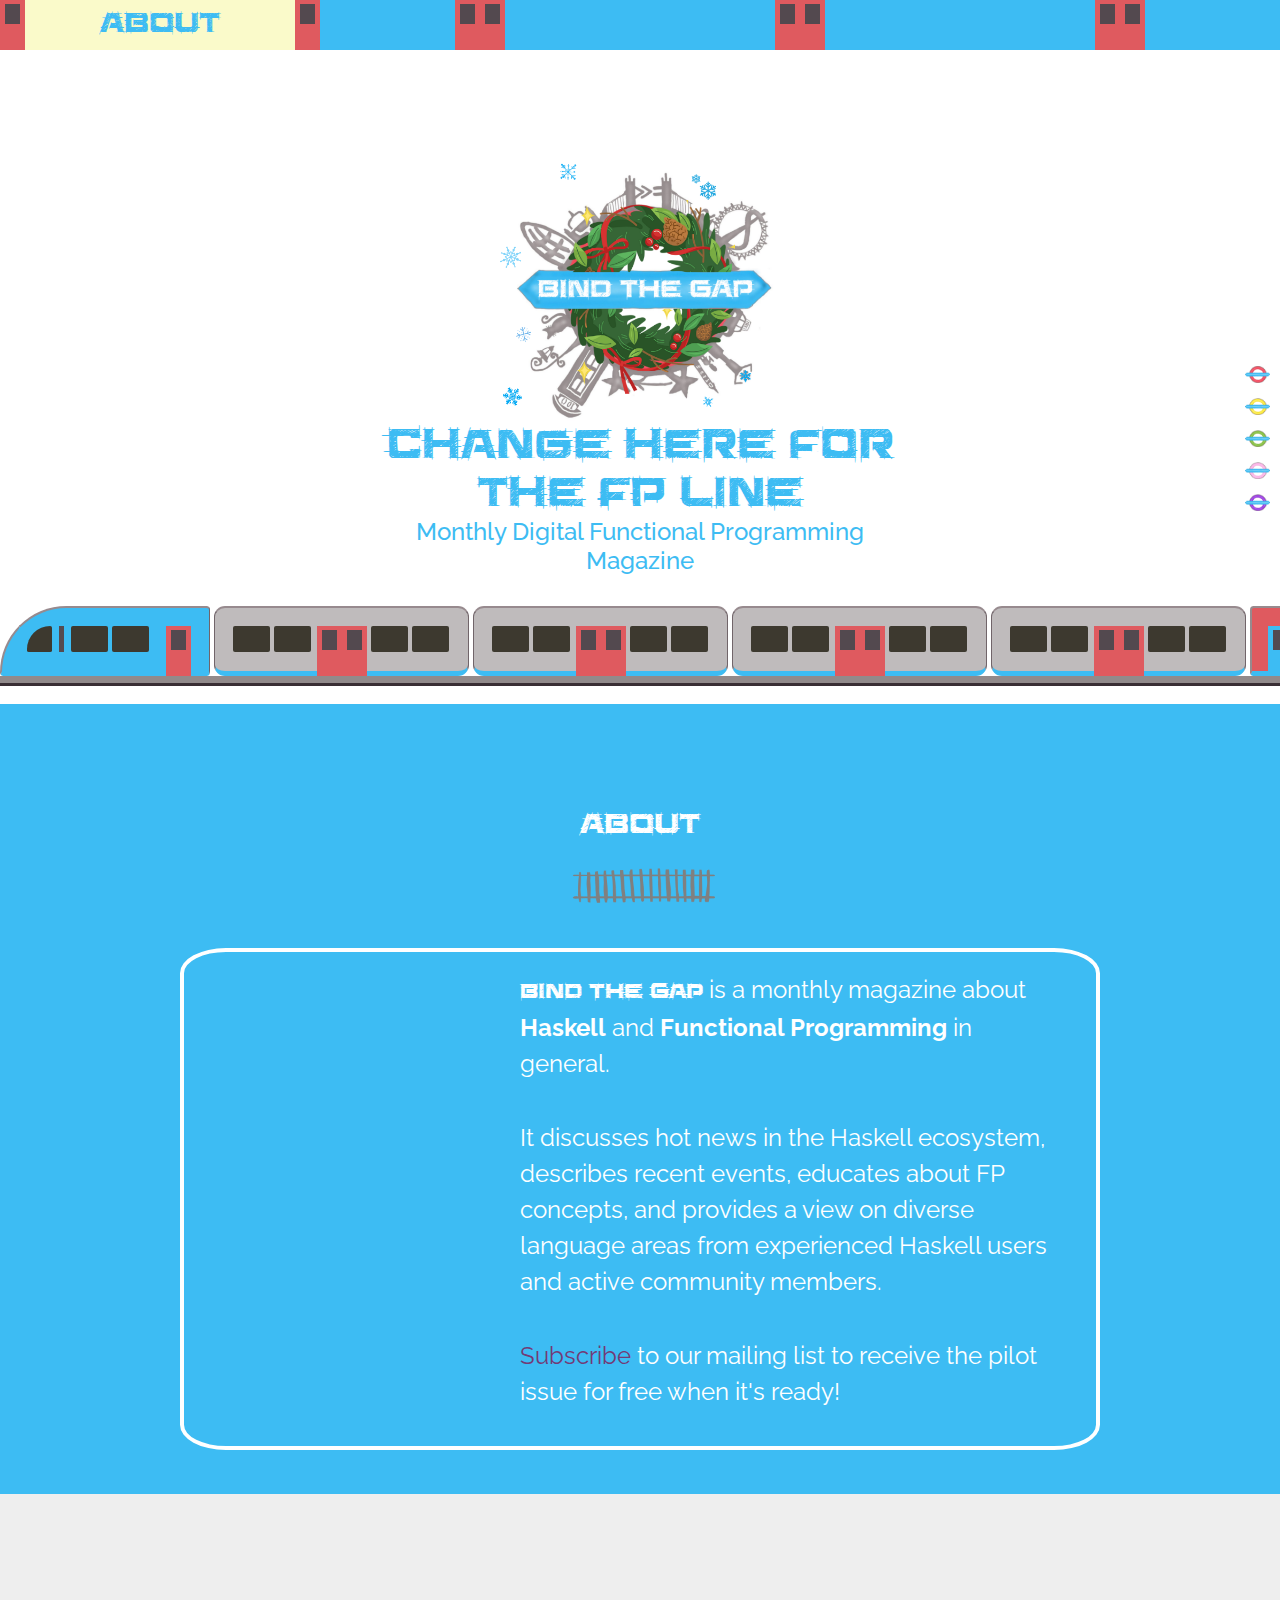
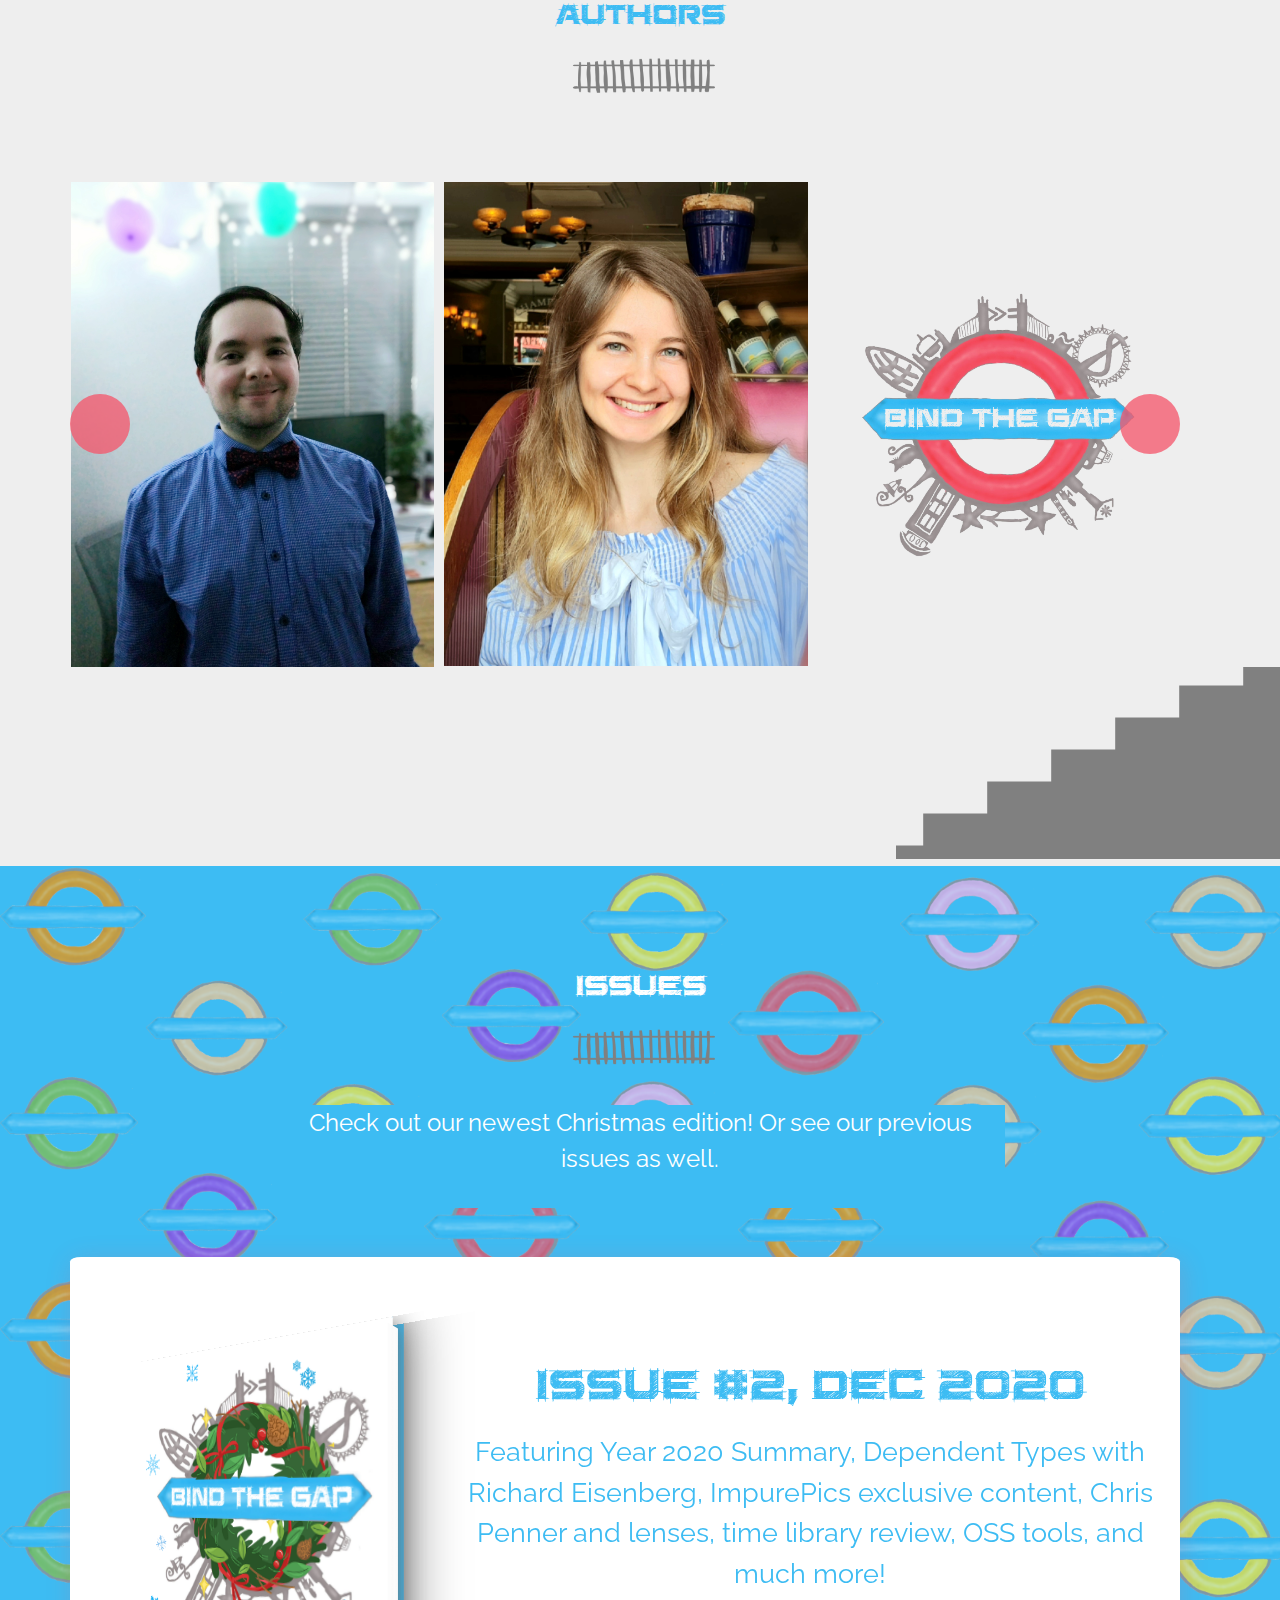
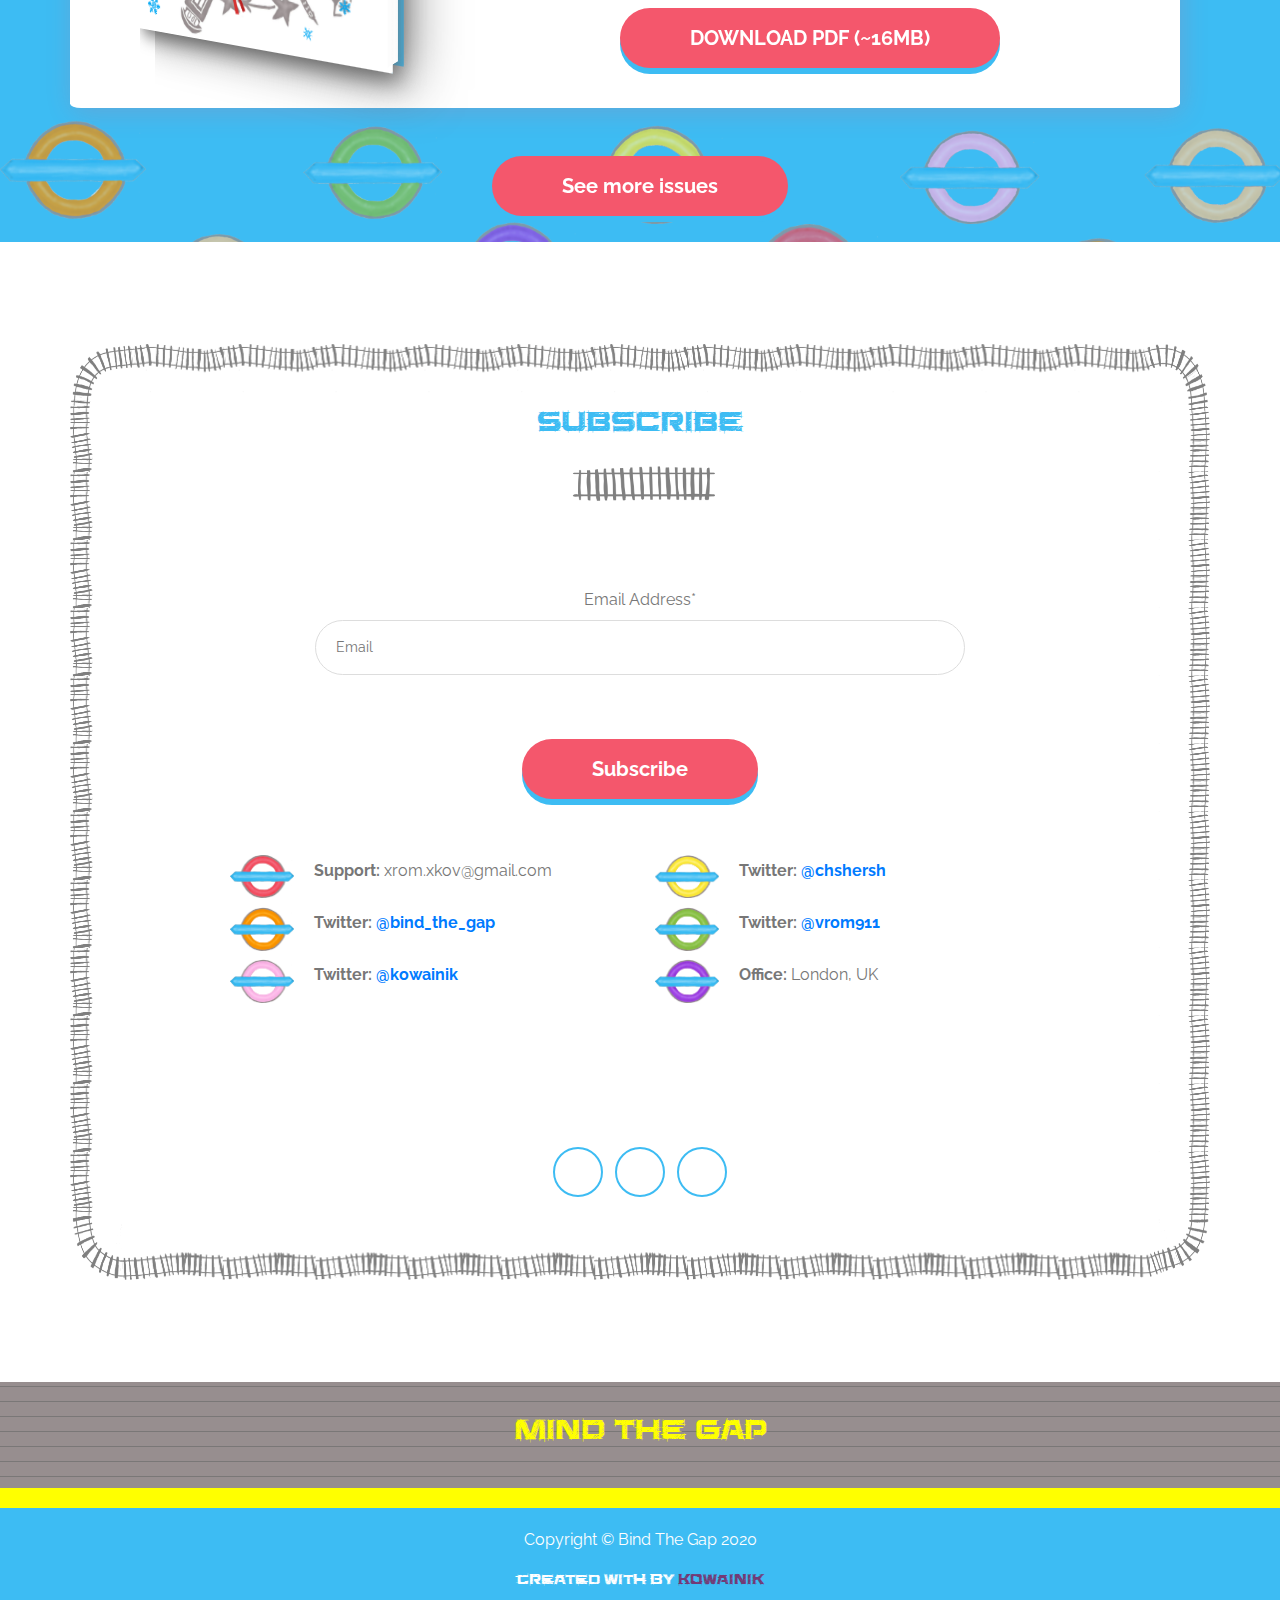
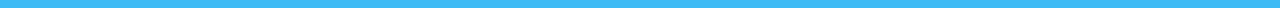
<file: index.html>
<!DOCTYPE html>
<html lang="en">
<head>
  <!-- Required meta tags -->
  <meta charset="utf-8">
  <meta name="viewport" content="width=device-width, initial-scale=1, shrink-to-fit=no">
  <title>Bind The Gap</title>
  <meta http-equiv="X-UA-Compatible" content="IE=edge">
    <meta name="description" content="">
    <meta name="keywords" content="Haskell, Functional progarmming, FP, Tech, Digital Magazine, Tech news, newsletter">
    <meta name="author" content="Kowainik"/>
    <meta property="og:type" content="website" />
    <meta property="og:site_name" content="Bind The Gap" />
    <meta property="og:title" content="Bind The Gap" />
    <meta property="og:description" content="Monthly Digital Magazine about Functional Programming" />
    <meta property="og:url" content="https://bindthegap.news" />
    <meta property="og:image" content="assets/images/bindthegap-logo.png" />
    <meta name="twitter:card" content="summary" />
    <meta name="twitter:title" content="Bind The Gap"" />
    <meta name="twitter:description" content="Monthly Digital Magazine about Functional Programming" />
    <meta name="twitter:image:src" content="https://bindthegap.news/assets/images/bindthegap-logo.png" />
    <meta name="twitter:url" content="https://bindthegap.news" />

  <!-- Favicon -->
  <link rel="apple-touch-icon" sizes="180x180" href="apple-touch-icon.png">
  <link rel="icon" type="image/png" sizes="32x32" href="favicon-32x32.png">
  <link rel="icon" type="image/png" sizes="16x16" href="favicon-16x16.png">
  <link rel="manifest" href="site.webmanifest">
  <link rel="mask-icon" href="safari-pinned-tab.svg" color="#5bbad5">
  <meta name="msapplication-TileColor" content="#da532c">
  <meta name="theme-color" content="#ffffff">

  <!-- Bootstrap CSS -->
  <link rel="stylesheet" href="https://maxcdn.bootstrapcdn.com/bootstrap/4.0.0/css/bootstrap.min.css" integrity="sha384-Gn5384xqQ1aoWXA+058RXPxPg6fy4IWvTNh0E263XmFcJlSAwiGgFAW/dAiS6JXm" crossorigin="anonymous">
  <!-- Fonts -->
  <link href="https://fonts.googleapis.com/css?family=Raleway" rel="stylesheet">
  <link href="https://fonts.googleapis.com/css?family=Parisienne" rel="stylesheet">
  <link rel="stylesheet" href="assets/css/owl.theme.default.min.css">
  <link rel="stylesheet" href="assets/css/owl.carousel.min.css">
  <link rel="stylesheet" href="assets/css/style.css">
  <link rel="stylesheet" href="assets/css/book.css">
  <link rel="stylesheet" href="https://use.fontawesome.com/releases/v5.8.1/css/all.css" integrity="sha384-50oBUHEmvpQ+1lW4y57PTFmhCaXp0ML5d60M1M7uH2+nqUivzIebhndOJK28anvf" crossorigin="anonymous">
</head>
<body>
    <header>
        <nav class="row navbar navbar-default">
            <div class="col-12 col-sm-3 nav-parent">
                <a class="nav-link" href="#about" data-toggle="elementscroll">
                    <div class="door door-left"></div>
                    About
                    <div class="door door-right"></div>
                </a>
            </div>
            <div class="col-12 col-sm-3 nav-parent">
                <a class="nav-link" href="#authors" data-toggle="elementscroll">
                    <div class="door door-left"></div>
                    Authors
                    <div class="door door-right"></div>
                </a>
            </div>
            <div class="col-12 col-sm-3 nav-parent">
                <a class="nav-link" href="#issues" data-toggle="elementscroll">
                    <div class="door door-left"></div>
                    Issues
                    <div class="door door-right"></div>
                </a>
            </div>
            <div class="col-12 col-sm-3 nav-parent">
                <a class="nav-link" href="#subscribe" data-toggle="elementscroll">
                    <div class="door door-left"></div>
                    Subscribe
                    <div class="door door-right"></div>
                </a>
            </div>

        </nav>
    </header>
    <main>
 <section class="top-banner" id="home">
  <div class="container">
    <div class="row">
      <div class="col-lg-6 col-md-8 col-sm-12 mx-auto text-center top-banner__content justify-content-center">
          <img class="img-fluid" src="assets/images/bindthegap-logo-christmas.png" alt="Bind the Gap Logo" />
          <h2>Change here for the FP line</h2>
          <p>Monthly Digital Functional Programming Magazine</p>
      </div>
    </div>
  <div class="row train-all-container">
      <div class="train-container">
    <div class="train">
      <div class="train-car head-car">
        <div class="windows">
          <div class="head-car-window"></div>
          <div class="w-left"></div> <div class="w-right"></div>
        </div>
        <div class="door"></div>
      </div>

      <div class="train-car">
        <div class="windows"> <div class="w-left"></div> <div class="w-right"></div> </div>
        <div class="door d-left"></div><div class="door d-right"></div>
        <div class="windows"> <div class="w-left"></div> <div class="w-right"></div> </div>
      </div>

      <div class="train-car">
        <div class="windows"> <div class="w-left"></div> <div class="w-right"></div> </div>
        <div class="door d-left"></div><div class="door d-right"></div>
        <div class="windows"> <div class="w-left"></div> <div class="w-right"></div> </div>
      </div>

      <div class="train-car">
        <div class="windows"> <div class="w-left"></div> <div class="w-right"></div> </div>

        <div class="door d-left"></div><div class="door d-right"></div>
        <div class="windows"> <div class="w-left"></div> <div class="w-right"></div> </div>
      </div>

      <div class="train-car">
        <div class="windows"> <div class="w-left"></div> <div class="w-right"></div> </div>
        <div class="door d-left"></div><div class="door d-right"></div>
        <div class="windows"> <div class="w-left"></div> <div class="w-right"></div> </div>
      </div>
      <div class="train-car end-car">
          <div class="door"></div>
          <div class="windows"> <div class="w-left"></div> <div class="w-right"></div>
          <div class="end-car-window"></div>
        </div>
      </div>
    </div><!-- end .train-->

  </div> <!--end .train-container-->
  <div class="train-track"> <div class="ledge"></div> </div>
  </div>

  </div>
</section>

  <!-- About -->
  <section class="section about dark-bg" id="about">
    <div class="container">
      <div class="row">
        <div class="col-lg-10 col-md-10 col-sm-12 mx-auto">
            <h2 class="section__heading text-center">About</h2>
          <span class="sock"> <img src="assets/images/rails.png" class="img-fluid" alt="sock image"></span>
          <div class="section-text white-border row">
              <div class="col-lg-4 col-md-4 col-sm-3 mx-auto my-auto text-center">
                  <i class="fa fa-info-circle giant" aria-hidden="true"></i>
              </div>
              <div class="col-lg-8 col-md-8 col-sm-9 mx-auto">
              <p>
                  <span class="beautiful-font">Bind The Gap</span> is a monthly magazine about <b>Haskell</b> and <b>Functional Programming</b> in general.
              </p>
              <p>
              It discusses hot news in the Haskell ecosystem, describes recent events, educates about FP concepts, and provides a view on diverse language areas from experienced Haskell users and active community members.
              </p>
              <p>
                  <a href="#subscribe" >Subscribe</a> to our mailing list to receive the pilot issue for free when it's ready!
              </p>
              </div>
          </div>
        </div>
      </div>
    </div>
  </section>

 <!--  -->
  <section class="section-general section" id="authors">
  <div class="container">
    <div class="row">
      <div class="col-lg-8 col-md-8 col-sm-12 mx-auto text-center">
        <h2 class="section__heading">Authors</h2>
        <span class="sock"> <img src="assets/images/rails.png" class="img-fluid" alt="sock image"></span>
    </div>
<div class="col-12">
        <div id="slider-1" class="owl-theme owl-carousel row mt-5">
          <div class="item">
            <figure class="m-0 my-auto">
                <div class="photo">
                <img src="assets/images/authors/dmitrii.jpg" class="img-fluid" alt="image">
                </div>
              <div class="section-general__content d-flex justify-content-center align-items-center flex-column">
                <h3>Dmitrii Kovanikov</h3>
                <p>Haskeller, Quantitative Developer</p>
                <a href="https://kodimensional.dev/" target="_blank" class="button">Learn more</a>
              </div>
            </figure>
          </div>
          <div class="item">
            <figure class="m-0">
              <div class="photo">
              <img src="assets/images/authors/veronika.jpg" class="img-fluid" alt="image">
              </div>
              <div class="section-general__content d-flex justify-content-center align-items-center flex-column">
                <h3>Veronika Romashkina</h3>
                <p>Haskeller, Software Engineer</p>
                <a href="https://vrom911.github.com/" target="_blank" class="button">Learn more</a>
              </div>
            </figure>
          </div>
          <div class="item">
              <figure class="m-0 my-auto">
                  <div class="photo">
                  <img src="assets/images/authors/placeholder.png" class="img-fluid" alt="image">
                  </div>
                  <div class="section-general__content d-flex justify-content-center align-items-center flex-column">
                      <h3>You</h3>
                      <p>Write us to collaborate ;)</p>
                      <a href="https://kowainik.github.io/" target="_blank" class="button">Learn more</a>
                  </div>
              </figure>
          </div>
        </div>
      </div>
    </div>
    </div>
  </div>
  <div id="escalator"><svg viewBox="0 0 12 6"><polygon id="logo" fill="grey" >
      <animate begin="0s" dur="2s" repeatCount="indefinite" keyTimes="0;1" attributeName="points"
          values="
                 12,0 10,0 10,1 8,1 8,2 6,2 6,3 4,3 4,4 2,4 2,5 0,5 0,6 0,6 0,6 12,6;
                 12,0 12,0 12,0 10,0 10,1 8,1 8,2 6,2 6,3 4,3 4,4 2,4 2,5 0,5 0,6 12,6
                 "/>
      </polygon></svg></div>
</section>

 <!-- Issues  -->
<section class="section-general section dark-bg bg-banner" id="issues">
   <div class="container">
    <div class="row">
      <div class="col-lg-8 col-md-8 col-sm-12 mx-auto text-center">
        <h2 class="section__heading">Issues</h2>
        <span class="sock"> <img src="assets/images/rails.png" class="img-fluid" alt="sock image"></span>
        <div class="dark-bg">
        <p>Check out our newest Christmas edition! Or see our previous issues as well.</p>
        </div>

      </div>
    </div>
    <div class="row">
        <div class="col-12">
        </div>
    </div>
      <div class="row text-center">
        <div class="col-lg-12 col-md-12 col-sm-12 mt-5">
          <div class="about__column row">
              <div class="col-lg-4 col-md-4 col-sm-12 mt-5">
                <div class="book-container"> <div class="book"> <img alt="Bind The Gap Issue #1" src="assets/images/bindthegap-logo-christmas.png" /> </div> </div>
              </div>
              <div class="col-lg-8 col-md-8 col-sm-12 mt-5">
                  <h3 class="beautiful-font">Issue #2, Dec 2020</h3>
                  <p>Featuring Year 2020 Summary, Dependent Types with Richard Eisenberg, ImpurePics exclusive content, Chris Penner and lenses, time library review, OSS tools, and much more!</p>
            <a href="issues/BindTheGap-02Dec2020.pdf" target="_blank" class="button text-uppercase disabled">Download PDF (~16MB)</a>
              </div>
          </div>
          <div class="col-lg-12 col-md-12 col-sm-12 mt-5">
          <a href="issues.html" class="button">See more issues</a>
          </div>
        </div>
      </div>
  </div>
</section>
<!-- Contact us -->
<section class="section contact-us" id="subscribe">
  <div class="container border-rails">
    <div class="row">
      <div class="col-lg-8 col-md-4 col-sm-12 mx-auto text-center">
        <h2 class="section__heading">Subscribe</h2>
        <span class="sock"> <img src="assets/images/rails.png" class="img-fluid" alt="sock image"></span>
      </div>
    </div>
    <div class="row justify-content-center">
      <!-- Begin Mailchimp Signup Form -->
      <div  id="mc_embed_signup" class="col-lg-8 col-md-6 col-sm-12 mt-5 text-center">
    <form action="https://news.us2.list-manage.com/subscribe/post?u=af5d0411175f11e83618abf5e&amp;id=b04a7ed805" method="post" id="mc-embedded-subscribe-form" name="mc-embedded-subscribe-form" class="validate" target="_blank"  role="form" novalidate>
    <div id="mc_embed_signup_scroll">
       <div class="mc-field-group form-group">
         <label for="mce-EMAIL">Email Address<span class="asterisk">*</span></label>
         <input type="email" value="" name="EMAIL" placeholder="Email" class="form-control required email" id="mce-EMAIL">
       </div>
       <div class="mc-field-group group-checkbox input-group" style="display:none;">
           <ul>
               <li><input type="checkbox" value="1" name="group[83780][1]" class="form-check-input" id="mce-group[83780]-83780-0" checked></li>
               <li><input type="checkbox" value="2" name="group[83780][2]" class="form-check-input" id="mce-group[83780]-83780-1"></li>
           </ul>
       </div>

  <div id="mce-responses" class="clear">
    <div class="response" id="mce-error-response" style="display:none"></div>
    <div class="response" id="mce-success-response" style="display:none"></div>
  </div>    <!-- real people should not fill this in and expect good things - do not remove this or risk form bot signups-->
    <div style="position: absolute; left: -5000px;" aria-hidden="true"><input type="text" name="b_af5d0411175f11e83618abf5e_b04a7ed805" tabindex="-1" value=""></div>
    <div class="clear"><input type="submit" value="Subscribe" name="subscribe" id="mc-embedded-subscribe" class="button mt-5"></div>
    </div>
</form>
</div>
<!--End mc_embed_signup-->

    </div>
    <div class="row justify-content-center">
      <div class="col-lg-5 col-md-6 col-sm-12 mt-5">
        <div class="contact-us__column clearfix mt-2">
          <figure class="float-left m-0">
            <img src="assets/images/station-red.png" alt="image" class="img-fluid">
          </figure>
          <ul class="list-unstyled float-right">
            <li>Support: <span class="contact-us__address-text">xrom.xkov@gmail.com</span></li>
          </ul>
        </div>
        <div class="contact-us__column clearfix mt-2">
            <figure class="float-left m-0">
                <img src="assets/images/station-orange.png" alt="image" class="img-fluid">
            </figure>
            <ul class="list-unstyled float-right">
                <li>Twitter: <a href="https://twitter.com/bind_the_gap" target=_blank>@bind_the_gap</a></li>
            </ul>
        </div>
        <div class="contact-us__column clearfix mt-2">
            <figure class="float-left m-0">
                <img src="assets/images/station-pink.png" alt="image" class="img-fluid">
            </figure>
            <ul class="list-unstyled float-right">
                <li>Twitter: <a href="https://twitter.com/kowainik" target=_blank>@kowainik</a></li>
            </ul>
        </div>
      </div>
      <div class="col-lg-5 col-md-6 col-sm-12 mt-5">
        <div class="contact-us__column clearfix mt-2">
            <figure class="float-left m-0">
                <img src="assets/images/station-yellow.png" alt="image" class="img-fluid">
            </figure>
            <ul class="list-unstyled float-right">
                <li>Twitter: <a href="https://twitter.com/chshersh" target=_blank>@chshersh</a></li>
            </ul>
        </div>
        <div class="contact-us__column clearfix mt-2">
            <figure class="float-left m-0">
                <img src="assets/images/station-green.png" alt="image" class="img-fluid">
            </figure>
            <ul class="list-unstyled float-right">
                <li>Twitter: <a href="https://twitter.com/vrom911" target=_blank>@vrom911</a></li>
            </ul>
        </div>
        <div class="contact-us__column clearfix mt-2">
          <figure class="float-left mb-4">
            <img src="assets/images/station-purple.png" alt="image" class="img-fluid">
          </figure>
          <ul class="list-unstyled float-right">
            <li>Office: <span class="contact-us__address-text">London, UK</span></li>
          </ul>
        </div>
      </div>
    </div>
    <div class="row justify-content-center">
      <div class="col-lg-5 col-md-6 col-sm-12 mt-5">
      <div class="col-12 mt-5 pt-4">
        <ul class="list-unstyled contact-us__social-list text-center">
          <li class="list-inline-item"><a href="https://twitter.com/bind_the_gap"><i class="fab fa-twitter"></i></a></li>
          <li class="list-inline-item"><a href="https://github.com/bindthegap"><i class="fab fa-github"></i></a></li>
          <li class="list-inline-item"><a href="https://ko-fi.com/kowainik" alt="Buy us wine"><i class="fas fa-wine-glass"></i></a></li>
        </ul>
      </div>
    </div>
  </div>
</section>

<!-- Footer -->
<section class="mind-the-gap" id="mind-the-gap">
    <div class="container">
        <div class="row mind">
            <div class="col-lg-8 col-md-8 col-sm-12 mx-auto text-center">
                <h2> Mind the Gap</h2>
            </div>
        </div>
    </div>
    <div class="yellow-bg"> </div>
</section>

<footer class="footer" id="footer">
  <div class="container">
    <div class="row">
      <div class="col-lg-8 col-md-8 col-sm-12 mx-auto text-center">
          <p>Copyright &copy; Bind The Gap 2020</p>
          <p class="beautiful-font">Created with <i class="fas fa-heart"> </i> by <a href="https://kowainik.github.io">Kowainik</a></p>
      </div>
    </div>

  </div>
</footer>

<div class="control-points-section">
 <ul class="list-unstyled">
   <li><a href="#home" data-toggle="elementscroll"><span>Home</span></a></li>
   <li><a href="#about" data-toggle="elementscroll"><span>About</span></a></li>
   <li><a href="#authors" data-toggle="elementscroll"><span>Authors</span></a></li>
   <li><a href="#issues" data-toggle="elementscroll"><span>Issues</span></a></li>
   <li><a href="#subscribe" data-toggle="elementscroll"><span>Subscribe</span></a></li>
 </ul>
</div>
    </main>
</body>

<script src="https://code.jquery.com/jquery-3.3.1.min.js" integrity="sha256-FgpCb/KJQlLNfOu91ta32o/NMZxltwRo8QtmkMRdAu8=" crossorigin="anonymous"> </script>
<script src="assets/js/owl.carousel.min.js"></script>
<script src="assets/js/custom.js"></script>
</html>
</file>
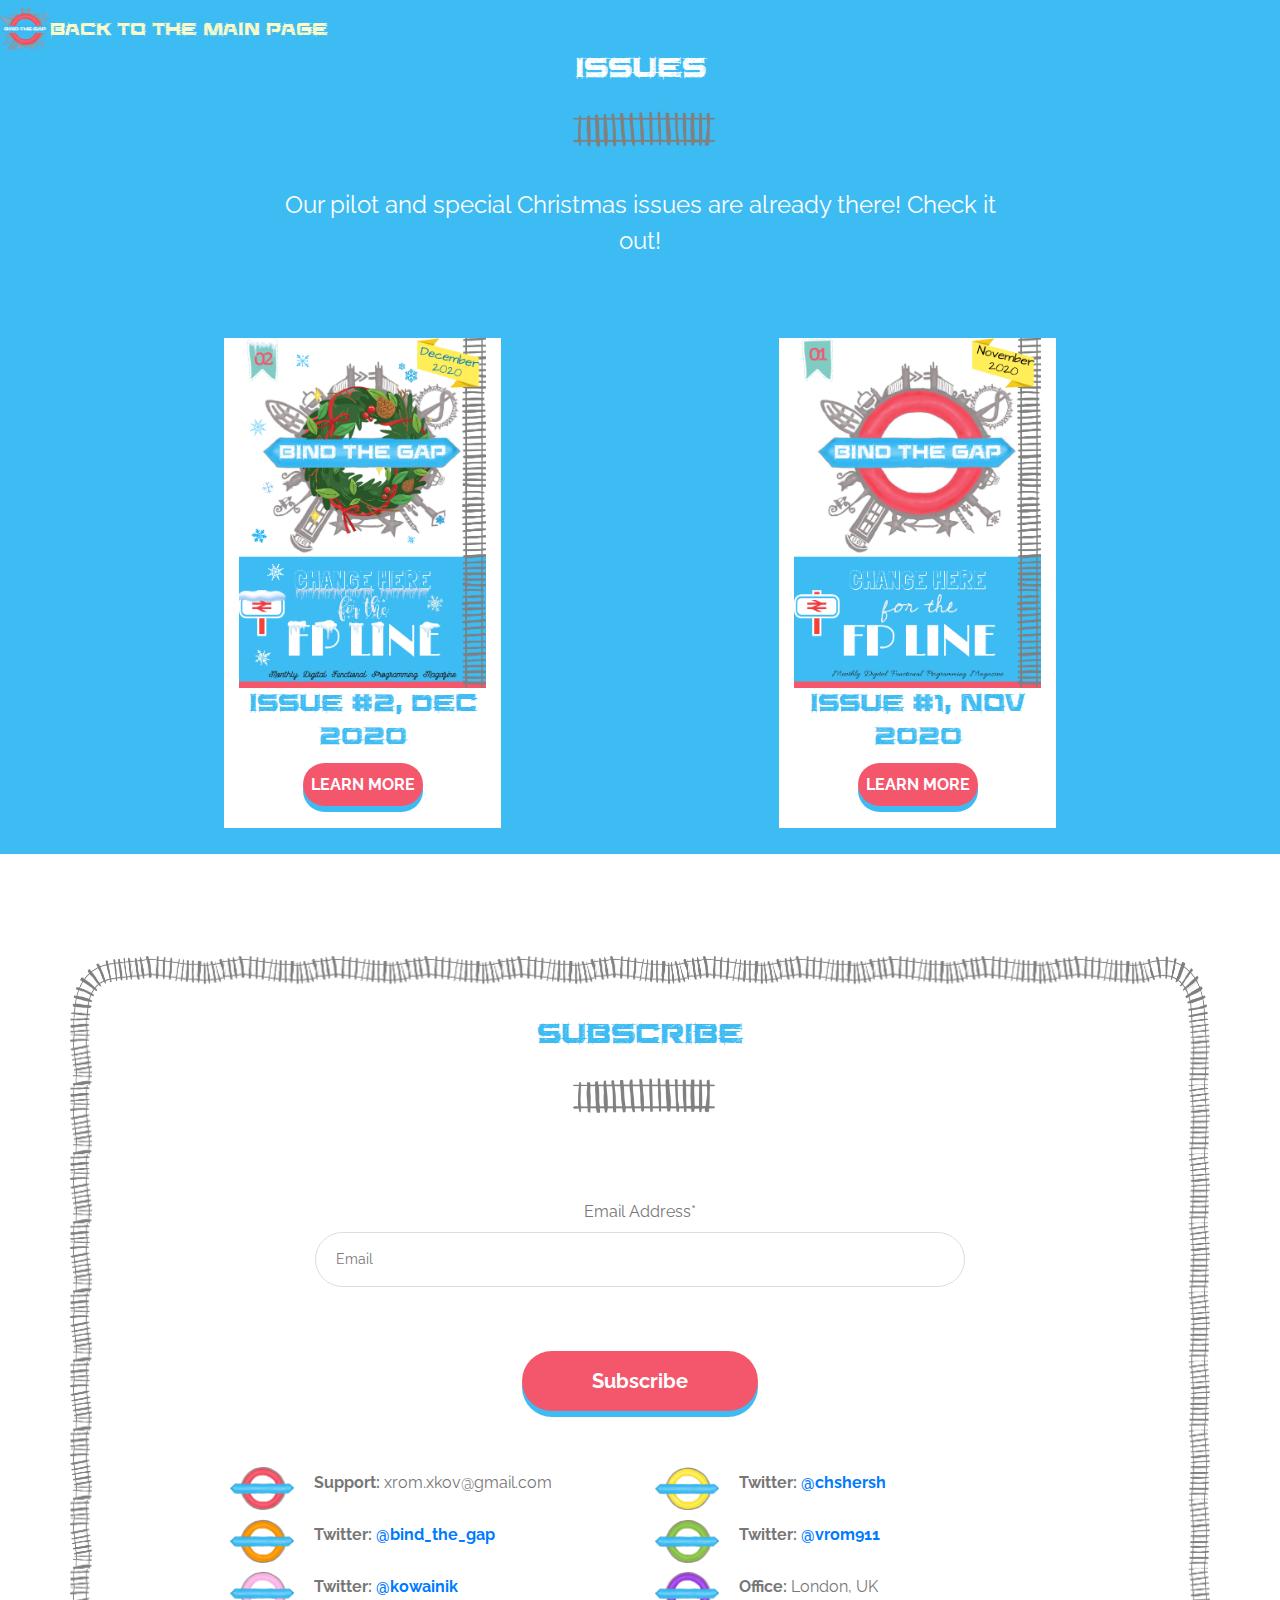
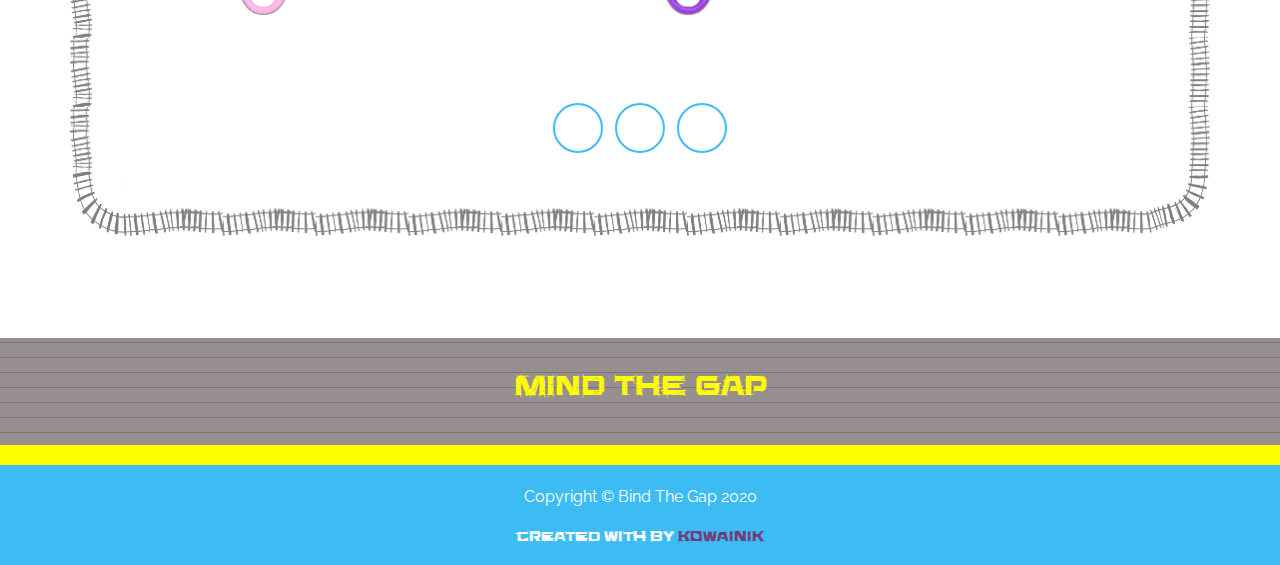
<file: issues.html>
<!DOCTYPE html>
<html lang="en">
<head>
  <!-- Required meta tags -->
  <meta charset="utf-8">
  <meta name="viewport" content="width=device-width, initial-scale=1, shrink-to-fit=no">
  <title>Issues: Bind The Gap</title>
  <meta http-equiv="X-UA-Compatible" content="IE=edge">
    <meta name="description" content="">
    <meta name="keywords" content="Haskell, Functional progarmming, FP, Tech, Digital Magazine, Tech news, newsletter">
    <meta name="author" content="Kowainik"/>
    <meta property="og:type" content="website" />
    <meta property="og:site_name" content="Bind The Gap" />
    <meta property="og:title" content="Issues: Bind The Gap" />
    <meta property="og:description" content="Monthly Digital Magazine about Functional Programming" />
    <meta property="og:url" content="https://bindthegap.news" />
    <meta property="og:image" content="assets/images/bindthegap-logo.png" />
    <meta name="twitter:card" content="summary" />
    <meta name="twitter:title" content="Bind The Gap"" />
    <meta name="twitter:description" content="Monthly Digital Magazine about Functional Programming" />
    <meta name="twitter:image:src" content="https://bindthegap.news/assets/images/bindthegap-logo.png" />
    <meta name="twitter:url" content="https://bindthegap.news" />

  <!-- Favicon -->
  <link rel="apple-touch-icon" sizes="180x180" href="apple-touch-icon.png">
  <link rel="icon" type="image/png" sizes="32x32" href="favicon-32x32.png">
  <link rel="icon" type="image/png" sizes="16x16" href="favicon-16x16.png">
  <link rel="manifest" href="site.webmanifest">
  <link rel="mask-icon" href="safari-pinned-tab.svg" color="#5bbad5">
  <meta name="msapplication-TileColor" content="#da532c">
  <meta name="theme-color" content="#ffffff">

  <!-- Bootstrap CSS -->
  <link rel="stylesheet" href="https://maxcdn.bootstrapcdn.com/bootstrap/4.0.0/css/bootstrap.min.css" integrity="sha384-Gn5384xqQ1aoWXA+058RXPxPg6fy4IWvTNh0E263XmFcJlSAwiGgFAW/dAiS6JXm" crossorigin="anonymous">
  <!-- Fonts -->
  <link href="https://fonts.googleapis.com/css?family=Raleway" rel="stylesheet">
  <link href="https://fonts.googleapis.com/css?family=Parisienne" rel="stylesheet">
  <link rel="stylesheet" href="assets/css/owl.theme.default.min.css">
  <link rel="stylesheet" href="assets/css/owl.carousel.min.css">
  <link rel="stylesheet" href="assets/css/style.css">
  <link rel="stylesheet" href="assets/css/book.css">
  <link rel="stylesheet" href="https://use.fontawesome.com/releases/v5.8.1/css/all.css" integrity="sha384-50oBUHEmvpQ+1lW4y57PTFmhCaXp0ML5d60M1M7uH2+nqUivzIebhndOJK28anvf" crossorigin="anonymous">
</head>
<body>
    <header>
        <nav class="row navbar navbar-default">
            <a class="navbar-brand" href="index.html"><img src="assets/images/bindthegap-logo-removebg.png" alt="Bind The Gap Logo" class="img-fluid logo" />Back to the Main Page</a>
        </nav>
    </header>
    <main>
<section class="section dark-bg pt-0" id="all">
  <div class="container">
    <div class="row">
      <div class="col-lg-8 col-md-8 col-sm-12 mx-auto text-center">
        <h2 class="section__heading">Issues</h2>
        <span class="sock"> <img src="assets/images/rails.png" class="img-fluid" alt="rails image"></span>
        <div class="dark-bg">
        <p>Our pilot and special Christmas issues are already there! Check it out!</p>
        </div>

      </div>
    </div>
    <div class="row text-center mx-auto">
        <div class="col-lg-3 col-md-3 col-sm-12 mt-5 mx-auto light-bg">
              <div>
                  <img class="img-fluid" alt="Bind The Gap Issue #2" src="assets/images/covers/02Dec2020.png" />
              </div>
              <div class="issue justify-content-center align-items-center flex-column">
                  <h3 class="beautiful-font">Issue #2, Dec 2020</h3>
            <a href="issues/02dec2020.html" class="button text-uppercase">Learn more</a>
              </div>
        </div>
        <div class="col-lg-3 col-md-3 col-sm-12 mt-5 mx-auto light-bg">
            <div>
                <img class="img-fluid" alt="Bind The Gap Issue #1" src="assets/images/covers/01Nov2020.png" />
            </div>
            <div class="issue justify-content-center align-items-center flex-column">
                <h3 class="beautiful-font">Issue #1, Nov 2020</h3>
                <a href="issues/01nov2020.html" class="button text-uppercase">Learn more</a>
            </div>
        </div>

    </div>
  </div>
</section>
<!-- Contact us -->
<section class="section contact-us" id="subscribe">
  <div class="container border-rails">
    <div class="row">
      <div class="col-lg-8 col-md-4 col-sm-12 mx-auto text-center">
        <h2 class="section__heading">Subscribe</h2>
        <span class="sock"> <img src="assets/images/rails.png" class="img-fluid" alt="sock image"></span>
      </div>
    </div>
    <div class="row justify-content-center">
      <!-- Begin Mailchimp Signup Form -->
      <div  id="mc_embed_signup" class="col-lg-8 col-md-6 col-sm-12 mt-5 text-center">
    <form action="https://news.us2.list-manage.com/subscribe/post?u=af5d0411175f11e83618abf5e&amp;id=b04a7ed805" method="post" id="mc-embedded-subscribe-form" name="mc-embedded-subscribe-form" class="validate" target="_blank"  role="form" novalidate>
    <div id="mc_embed_signup_scroll">
       <div class="mc-field-group form-group">
         <label for="mce-EMAIL">Email Address<span class="asterisk">*</span></label>
         <input type="email" value="" name="EMAIL" placeholder="Email" class="form-control required email" id="mce-EMAIL">
       </div>
       <div class="mc-field-group group-checkbox input-group" style="display:none;">
           <ul>
               <li><input type="checkbox" value="1" name="group[83780][1]" class="form-check-input" id="mce-group[83780]-83780-0" checked></li>
               <li><input type="checkbox" value="2" name="group[83780][2]" class="form-check-input" id="mce-group[83780]-83780-1"></li>
           </ul>
       </div>

  <div id="mce-responses" class="clear">
    <div class="response" id="mce-error-response" style="display:none"></div>
    <div class="response" id="mce-success-response" style="display:none"></div>
  </div>    <!-- real people should not fill this in and expect good things - do not remove this or risk form bot signups-->
    <div style="position: absolute; left: -5000px;" aria-hidden="true"><input type="text" name="b_af5d0411175f11e83618abf5e_b04a7ed805" tabindex="-1" value=""></div>
    <div class="clear"><input type="submit" value="Subscribe" name="subscribe" id="mc-embedded-subscribe" class="button mt-5"></div>
    </div>
</form>
</div>
<!--End mc_embed_signup-->

    </div>
    <div class="row justify-content-center">
      <div class="col-lg-5 col-md-6 col-sm-12 mt-5">
        <div class="contact-us__column clearfix mt-2">
          <figure class="float-left m-0">
            <img src="assets/images/station-red.png" alt="image" class="img-fluid">
          </figure>
          <ul class="list-unstyled float-right">
            <li>Support: <span class="contact-us__address-text">xrom.xkov@gmail.com</span></li>
          </ul>
        </div>
        <div class="contact-us__column clearfix mt-2">
            <figure class="float-left m-0">
                <img src="assets/images/station-orange.png" alt="image" class="img-fluid">
            </figure>
            <ul class="list-unstyled float-right">
                <li>Twitter: <a href="https://twitter.com/bind_the_gap" target=_blank>@bind_the_gap</a></li>
            </ul>
        </div>
        <div class="contact-us__column clearfix mt-2">
            <figure class="float-left m-0">
                <img src="assets/images/station-pink.png" alt="image" class="img-fluid">
            </figure>
            <ul class="list-unstyled float-right">
                <li>Twitter: <a href="https://twitter.com/kowainik" target=_blank>@kowainik</a></li>
            </ul>
        </div>
      </div>
      <div class="col-lg-5 col-md-6 col-sm-12 mt-5">
        <div class="contact-us__column clearfix mt-2">
            <figure class="float-left m-0">
                <img src="assets/images/station-yellow.png" alt="image" class="img-fluid">
            </figure>
            <ul class="list-unstyled float-right">
                <li>Twitter: <a href="https://twitter.com/chshersh" target=_blank>@chshersh</a></li>
            </ul>
        </div>
        <div class="contact-us__column clearfix mt-2">
            <figure class="float-left m-0">
                <img src="assets/images/station-green.png" alt="image" class="img-fluid">
            </figure>
            <ul class="list-unstyled float-right">
                <li>Twitter: <a href="https://twitter.com/vrom911" target=_blank>@vrom911</a></li>
            </ul>
        </div>
        <div class="contact-us__column clearfix mt-2">
          <figure class="float-left">
            <img src="assets/images/station-purple.png" alt="image" class="img-fluid">
          </figure>
          <ul class="list-unstyled float-right">
            <li>Office: <span class="contact-us__address-text">London, UK</span></li>
          </ul>
        </div>
      </div>
    </div>
    <div class="row justify-content-center">
      <div class="col-lg-5 col-md-6 col-sm-12">
      <div class="col-12 mt-5 pt-4">
        <ul class="list-unstyled contact-us__social-list text-center">
          <li class="list-inline-item"><a href="https://twitter.com/bind_the_gap"><i class="fab fa-twitter"></i></a></li>
          <li class="list-inline-item"><a href="https://github.com/bindthegap"><i class="fab fa-github"></i></a></li>
          <li class="list-inline-item"><a href="https://ko-fi.com/kowainik" alt="Buy us wine"><i class="fas fa-wine-glass"></i></a></li>
        </ul>
      </div>
    </div>
  </div>
</section>

<!-- Footer -->
<section class="mind-the-gap" id="mind-the-gap">
    <div class="container">
        <div class="row mind">
            <div class="col-lg-8 col-md-8 col-sm-12 mx-auto text-center">
                <h2> Mind the Gap</h2>
            </div>
        </div>
    </div>
    <div class="yellow-bg"> </div>
</section>

<footer class="footer" id="footer">
  <div class="container">
    <div class="row">
      <div class="col-lg-8 col-md-8 col-sm-12 mx-auto text-center">
          <p>Copyright &copy; Bind The Gap 2020</p>
          <p class="beautiful-font">Created with <i class="fas fa-heart"> </i> by <a href="https://kowainik.github.io">Kowainik</a></p>
      </div>
    </div>

  </div>
</footer>
    </main>
</body>

<script src="https://code.jquery.com/jquery-3.3.1.min.js" integrity="sha256-FgpCb/KJQlLNfOu91ta32o/NMZxltwRo8QtmkMRdAu8=" crossorigin="anonymous"> </script>
<script src="assets/js/custom.js"></script>
</html>
</file>
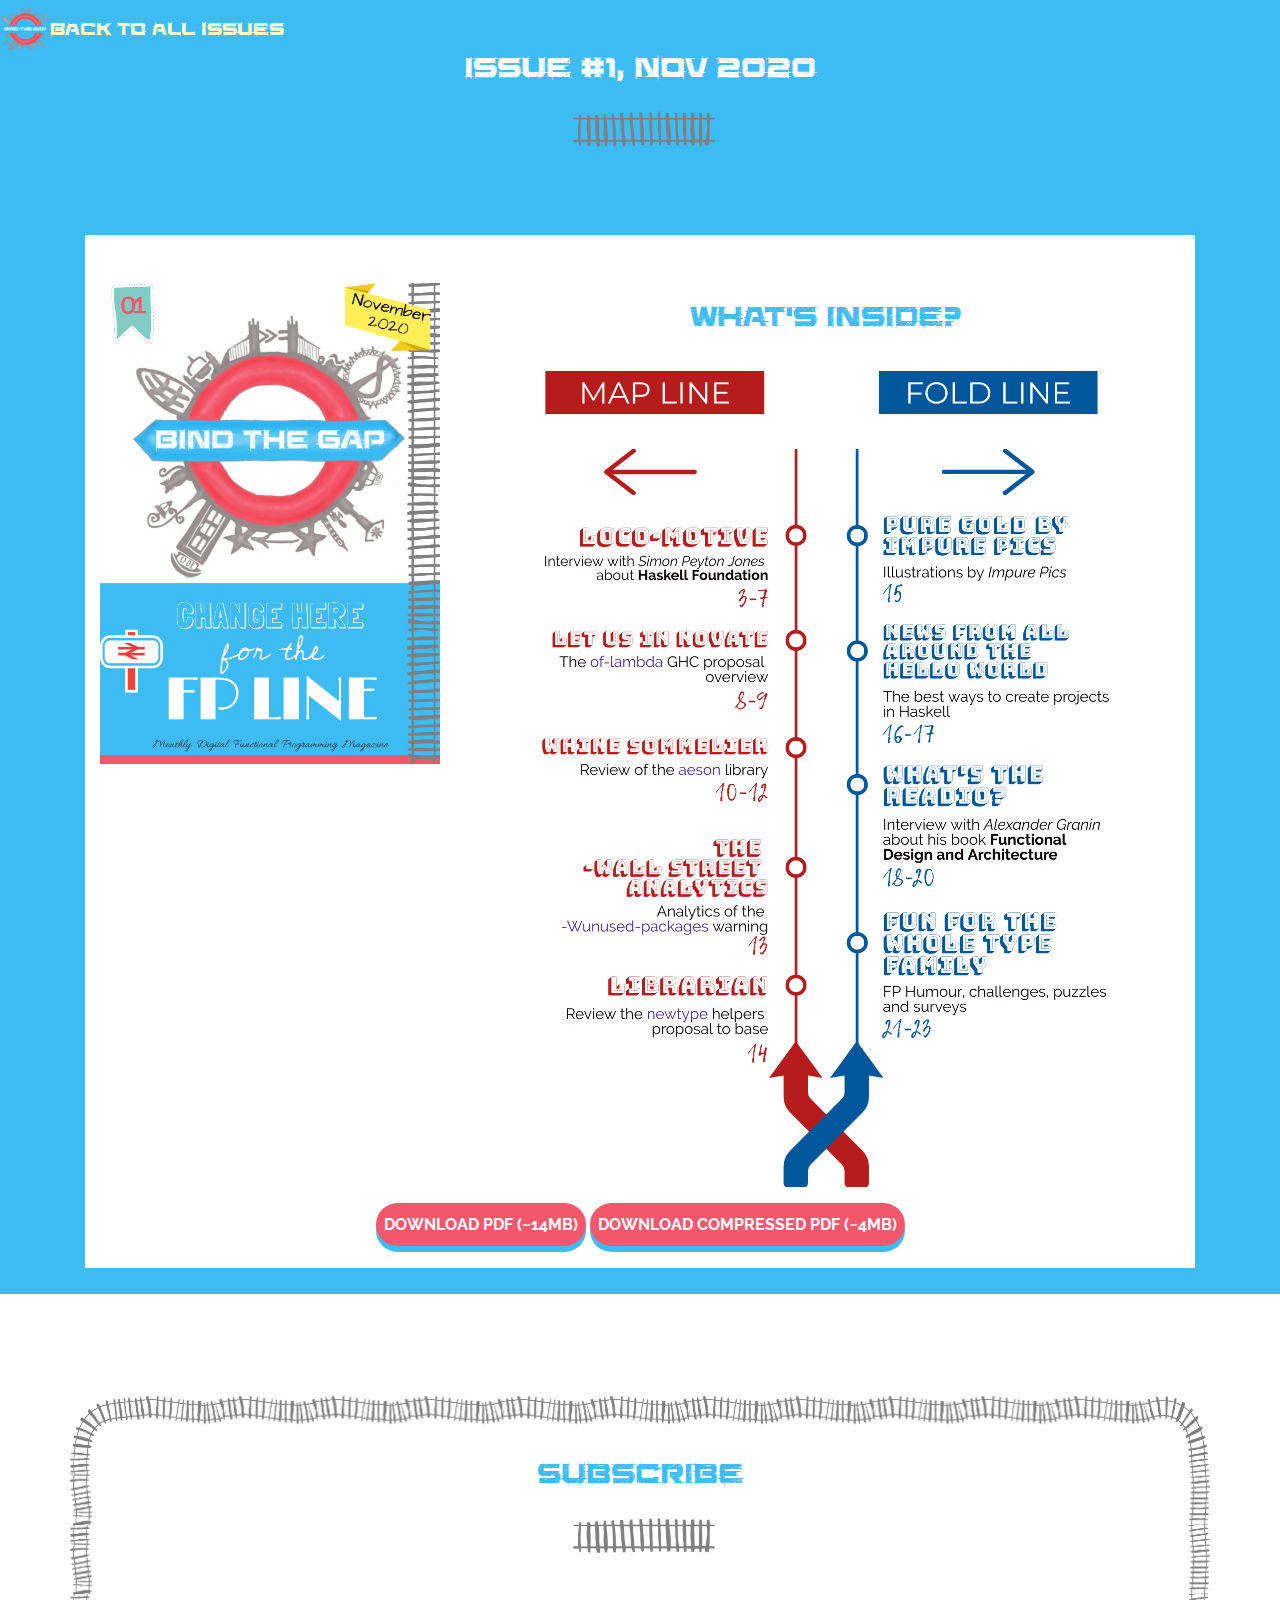
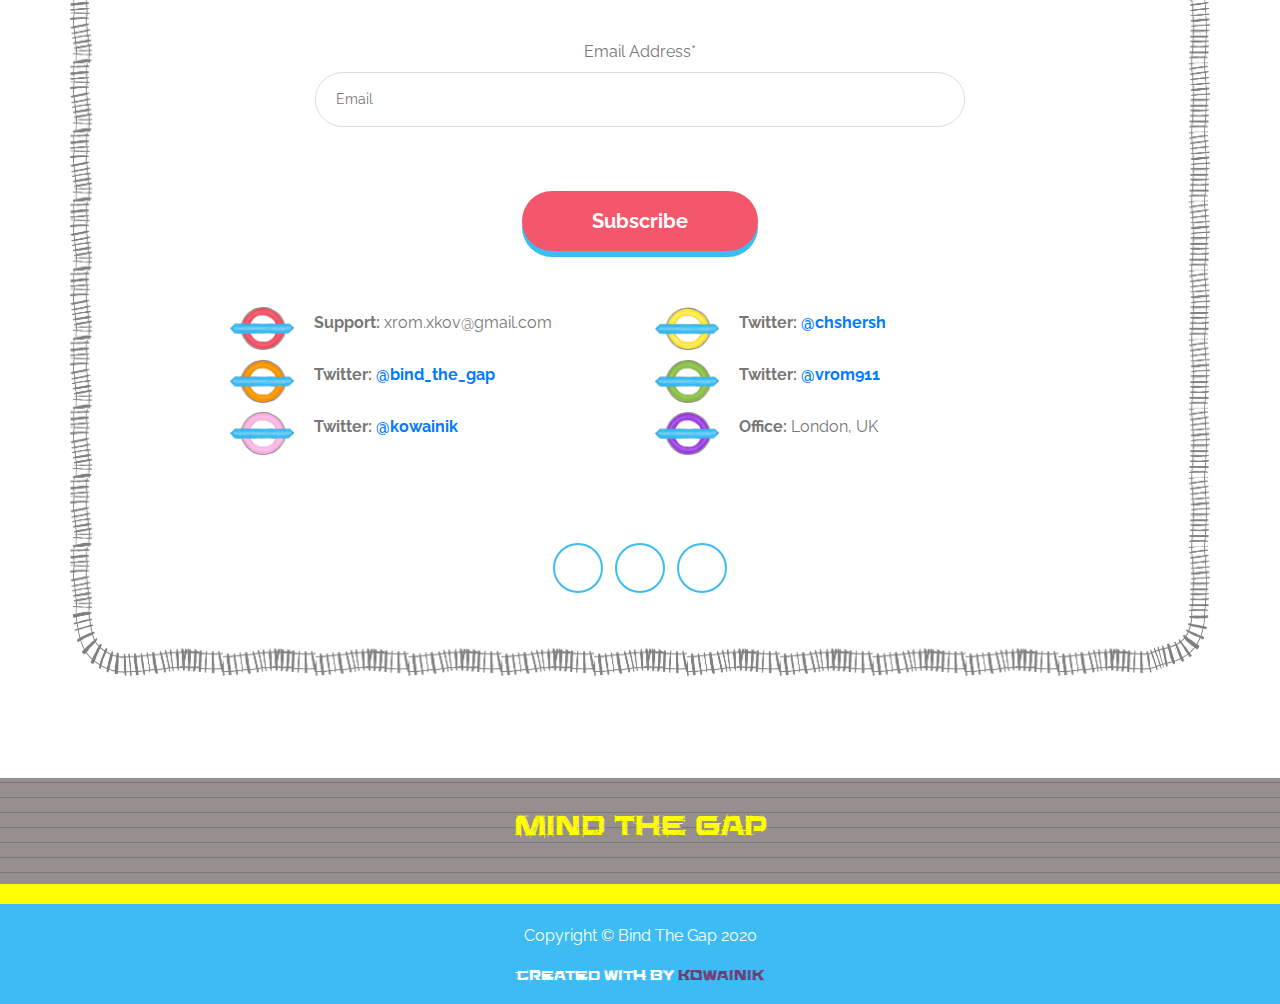
<file: issues/01nov2020.html>
<!DOCTYPE html>
<html lang="en">
<head>
  <!-- Required meta tags -->
  <meta charset="utf-8">
  <meta name="viewport" content="width=device-width, initial-scale=1, shrink-to-fit=no">
  <title>Issue 1 Nov2020: Bind The Gap</title>
  <meta http-equiv="X-UA-Compatible" content="IE=edge">
    <meta name="description" content="">
    <meta name="keywords" content="Haskell, Functional progarmming, FP, Tech, Digital Magazine, Tech news, newsletter">
    <meta name="author" content="Kowainik"/>
    <meta property="og:type" content="website" />
    <meta property="og:site_name" content="Bind The Gap" />
    <meta property="og:title" content="Issues: Bind The Gap" />
    <meta property="og:description" content="Monthly Digital Magazine about Functional Programming" />
    <meta property="og:url" content="https://bindthegap.news" />
    <meta property="og:image" content="../assets/images/bindthegap-logo.png" />
    <meta name="twitter:card" content="summary" />
    <meta name="twitter:title" content="Bind The Gap"" />
    <meta name="twitter:description" content="Monthly Digital Magazine about Functional Programming" />
    <meta name="twitter:image:src" content="https://bindthegap.news/assets/images/bindthegap-logo.png" />
    <meta name="twitter:url" content="https://bindthegap.news" />

  <!-- Favicon -->
  <link rel="apple-touch-icon" sizes="180x180" href="../apple-touch-icon.png">
  <link rel="icon" type="image/png" sizes="32x32" href="../favicon-32x32.png">
  <link rel="icon" type="image/png" sizes="16x16" href="../favicon-16x16.png">
  <link rel="manifest" href="../site.webmanifest">
  <link rel="mask-icon" href="../safari-pinned-tab.svg" color="#5bbad5">
  <meta name="msapplication-TileColor" content="#da532c">
  <meta name="theme-color" content="#ffffff">

  <!-- Bootstrap CSS -->
  <link rel="stylesheet" href="https://maxcdn.bootstrapcdn.com/bootstrap/4.0.0/css/bootstrap.min.css" integrity="sha384-Gn5384xqQ1aoWXA+058RXPxPg6fy4IWvTNh0E263XmFcJlSAwiGgFAW/dAiS6JXm" crossorigin="anonymous">
  <!-- Fonts -->
  <link href="https://fonts.googleapis.com/css?family=Raleway" rel="stylesheet">
  <link href="https://fonts.googleapis.com/css?family=Parisienne" rel="stylesheet">
  <link rel="stylesheet" href="../assets/css/owl.theme.default.min.css">
  <link rel="stylesheet" href="../assets/css/owl.carousel.min.css">
  <link rel="stylesheet" href="../assets/css/style.css">
  <link rel="stylesheet" href="../assets/css/book.css">
  <link rel="stylesheet" href="https://use.fontawesome.com/releases/v5.8.1/css/all.css" integrity="sha384-50oBUHEmvpQ+1lW4y57PTFmhCaXp0ML5d60M1M7uH2+nqUivzIebhndOJK28anvf" crossorigin="anonymous">
</head>
<body>
    <header>
        <nav class="row navbar navbar-default">
            <a class="navbar-brand" href="../issues.html"><img src="../assets/images/bindthegap-logo-removebg.png" alt="Bind The Gap Logo" class="img-fluid logo" />Back to all issues</a>
        </nav>
    </header>
    <main>
<section class="section dark-bg pt-0" id="all">
  <div class="container">
    <div class="row">
      <div class="col-lg-8 col-md-8 col-sm-12 mx-auto text-center">
          <h2 class="section__heading">Issue #1, Nov 2020</h2>
        <span class="sock"> <img src="../assets/images/rails.png" class="img-fluid" alt="rails image"></span>
      </div>
    </div>
    <div class="row text-center mx-auto">
        <div class="col-lg-12 col-md-12 col-sm-12 mt-5 mx-auto light-bg">
            <div class="row" >

            <div class="col-lg-4 col-md-4 col-sm-12 mt-5">
                <img class="img-fluid" alt="Bind The Gap Issue #1" src="../assets/images/covers/01Nov2020.png" />
            </div>
            <div class="col-lg-8 col-md-8 col-sm-12 mt-5">
            <div class="mt-3">
                <h2>What's inside?</h2>
                <img class="img-fluid" alt="Bind The Gap Issue #1" src="../assets/images/tocs/01Nov2020.png" />

            </div>
            </div>
            </div>
            <div class="row justify-content-center align-items-center mt-3">
                <div class="issue col-12 flex-column">
                    <a href="BindTheGap-01Nov2020.pdf" target="_blank" class="button text-uppercase disabled">Download PDF (~14MB)</a>
                    <a href="BindTheGap-01Nov2020-compressed.pdf" target="_blank" class="button text-uppercase disabled">Download compressed PDF (~4MB)</a>
                </div>
            </div>
        </div>
    </div>
  </div>
</section>
<!-- Contact us -->
<section class="section contact-us" id="subscribe">
  <div class="container border-rails">
    <div class="row">
      <div class="col-lg-8 col-md-4 col-sm-12 mx-auto text-center">
        <h2 class="section__heading">Subscribe</h2>
        <span class="sock"> <img src="../assets/images/rails.png" class="img-fluid" alt="rail image"></span>
      </div>
    </div>
    <div class="row justify-content-center">
      <!-- Begin Mailchimp Signup Form -->
      <div  id="mc_embed_signup" class="col-lg-8 col-md-6 col-sm-12 mt-5 text-center">
    <form action="https://news.us2.list-manage.com/subscribe/post?u=af5d0411175f11e83618abf5e&amp;id=b04a7ed805" method="post" id="mc-embedded-subscribe-form" name="mc-embedded-subscribe-form" class="validate" target="_blank"  role="form" novalidate>
    <div id="mc_embed_signup_scroll">
       <div class="mc-field-group form-group">
         <label for="mce-EMAIL">Email Address<span class="asterisk">*</span></label>
         <input type="email" value="" name="EMAIL" placeholder="Email" class="form-control required email" id="mce-EMAIL">
       </div>
       <div class="mc-field-group group-checkbox input-group" style="display:none;">
           <ul>
               <li><input type="checkbox" value="1" name="group[83780][1]" class="form-check-input" id="mce-group[83780]-83780-0" checked></li>
               <li><input type="checkbox" value="2" name="group[83780][2]" class="form-check-input" id="mce-group[83780]-83780-1"></li>
           </ul>
       </div>

  <div id="mce-responses" class="clear">
    <div class="response" id="mce-error-response" style="display:none"></div>
    <div class="response" id="mce-success-response" style="display:none"></div>
  </div>    <!-- real people should not fill this in and expect good things - do not remove this or risk form bot signups-->
    <div style="position: absolute; left: -5000px;" aria-hidden="true"><input type="text" name="b_af5d0411175f11e83618abf5e_b04a7ed805" tabindex="-1" value=""></div>
    <div class="clear"><input type="submit" value="Subscribe" name="subscribe" id="mc-embedded-subscribe" class="button mt-5"></div>
    </div>
</form>
</div>
<!--End mc_embed_signup-->

    </div>
    <div class="row justify-content-center">
      <div class="col-lg-5 col-md-6 col-sm-12 mt-5">
        <div class="contact-us__column clearfix mt-2">
          <figure class="float-left m-0">
            <img src="../assets/images/station-red.png" alt="image" class="img-fluid">
          </figure>
          <ul class="list-unstyled float-right">
            <li>Support: <span class="contact-us__address-text">xrom.xkov@gmail.com</span></li>
          </ul>
        </div>
        <div class="contact-us__column clearfix mt-2">
            <figure class="float-left m-0">
                <img src="../assets/images/station-orange.png" alt="image" class="img-fluid">
            </figure>
            <ul class="list-unstyled float-right">
                <li>Twitter: <a href="https://twitter.com/bind_the_gap" target=_blank>@bind_the_gap</a></li>
            </ul>
        </div>
        <div class="contact-us__column clearfix mt-2">
            <figure class="float-left m-0">
                <img src="../assets/images/station-pink.png" alt="image" class="img-fluid">
            </figure>
            <ul class="list-unstyled float-right">
                <li>Twitter: <a href="https://twitter.com/kowainik" target=_blank>@kowainik</a></li>
            </ul>
        </div>
      </div>
      <div class="col-lg-5 col-md-6 col-sm-12 mt-5">
        <div class="contact-us__column clearfix mt-2">
            <figure class="float-left m-0">
                <img src="../assets/images/station-yellow.png" alt="image" class="img-fluid">
            </figure>
            <ul class="list-unstyled float-right">
                <li>Twitter: <a href="https://twitter.com/chshersh" target=_blank>@chshersh</a></li>
            </ul>
        </div>
        <div class="contact-us__column clearfix mt-2">
            <figure class="float-left m-0">
                <img src="../assets/images/station-green.png" alt="image" class="img-fluid">
            </figure>
            <ul class="list-unstyled float-right">
                <li>Twitter: <a href="https://twitter.com/vrom911" target=_blank>@vrom911</a></li>
            </ul>
        </div>
        <div class="contact-us__column clearfix mt-2">
          <figure class="float-left">
            <img src="../assets/images/station-purple.png" alt="image" class="img-fluid">
          </figure>
          <ul class="list-unstyled float-right">
            <li>Office: <span class="contact-us__address-text">London, UK</span></li>
          </ul>
        </div>
      </div>
    </div>
    <div class="row justify-content-center">
      <div class="col-lg-5 col-md-6 col-sm-12">
      <div class="col-12 mt-5 pt-4">
        <ul class="list-unstyled contact-us__social-list text-center">
          <li class="list-inline-item"><a href="https://twitter.com/bind_the_gap"><i class="fab fa-twitter"></i></a></li>
          <li class="list-inline-item"><a href="https://github.com/bindthegap"><i class="fab fa-github"></i></a></li>
          <li class="list-inline-item"><a href="https://ko-fi.com/kowainik" alt="Buy us wine"><i class="fas fa-wine-glass"></i></a></li>
        </ul>
      </div>
    </div>
  </div>
</section>

<!-- Footer -->
<section class="mind-the-gap" id="mind-the-gap">
    <div class="container">
        <div class="row mind">
            <div class="col-lg-8 col-md-8 col-sm-12 mx-auto text-center">
                <h2> Mind the Gap</h2>
            </div>
        </div>
    </div>
    <div class="yellow-bg"> </div>
</section>

<footer class="footer" id="footer">
  <div class="container">
    <div class="row">
      <div class="col-lg-8 col-md-8 col-sm-12 mx-auto text-center">
          <p>Copyright &copy; Bind The Gap 2020</p>
          <p class="beautiful-font">Created with <i class="fas fa-heart"> </i> by <a href="https://kowainik.github.io">Kowainik</a></p>
      </div>
    </div>

  </div>
</footer>
    </main>
</body>

<script src="https://code.jquery.com/jquery-3.3.1.min.js" integrity="sha256-FgpCb/KJQlLNfOu91ta32o/NMZxltwRo8QtmkMRdAu8=" crossorigin="anonymous"> </script>
</html>
</file>
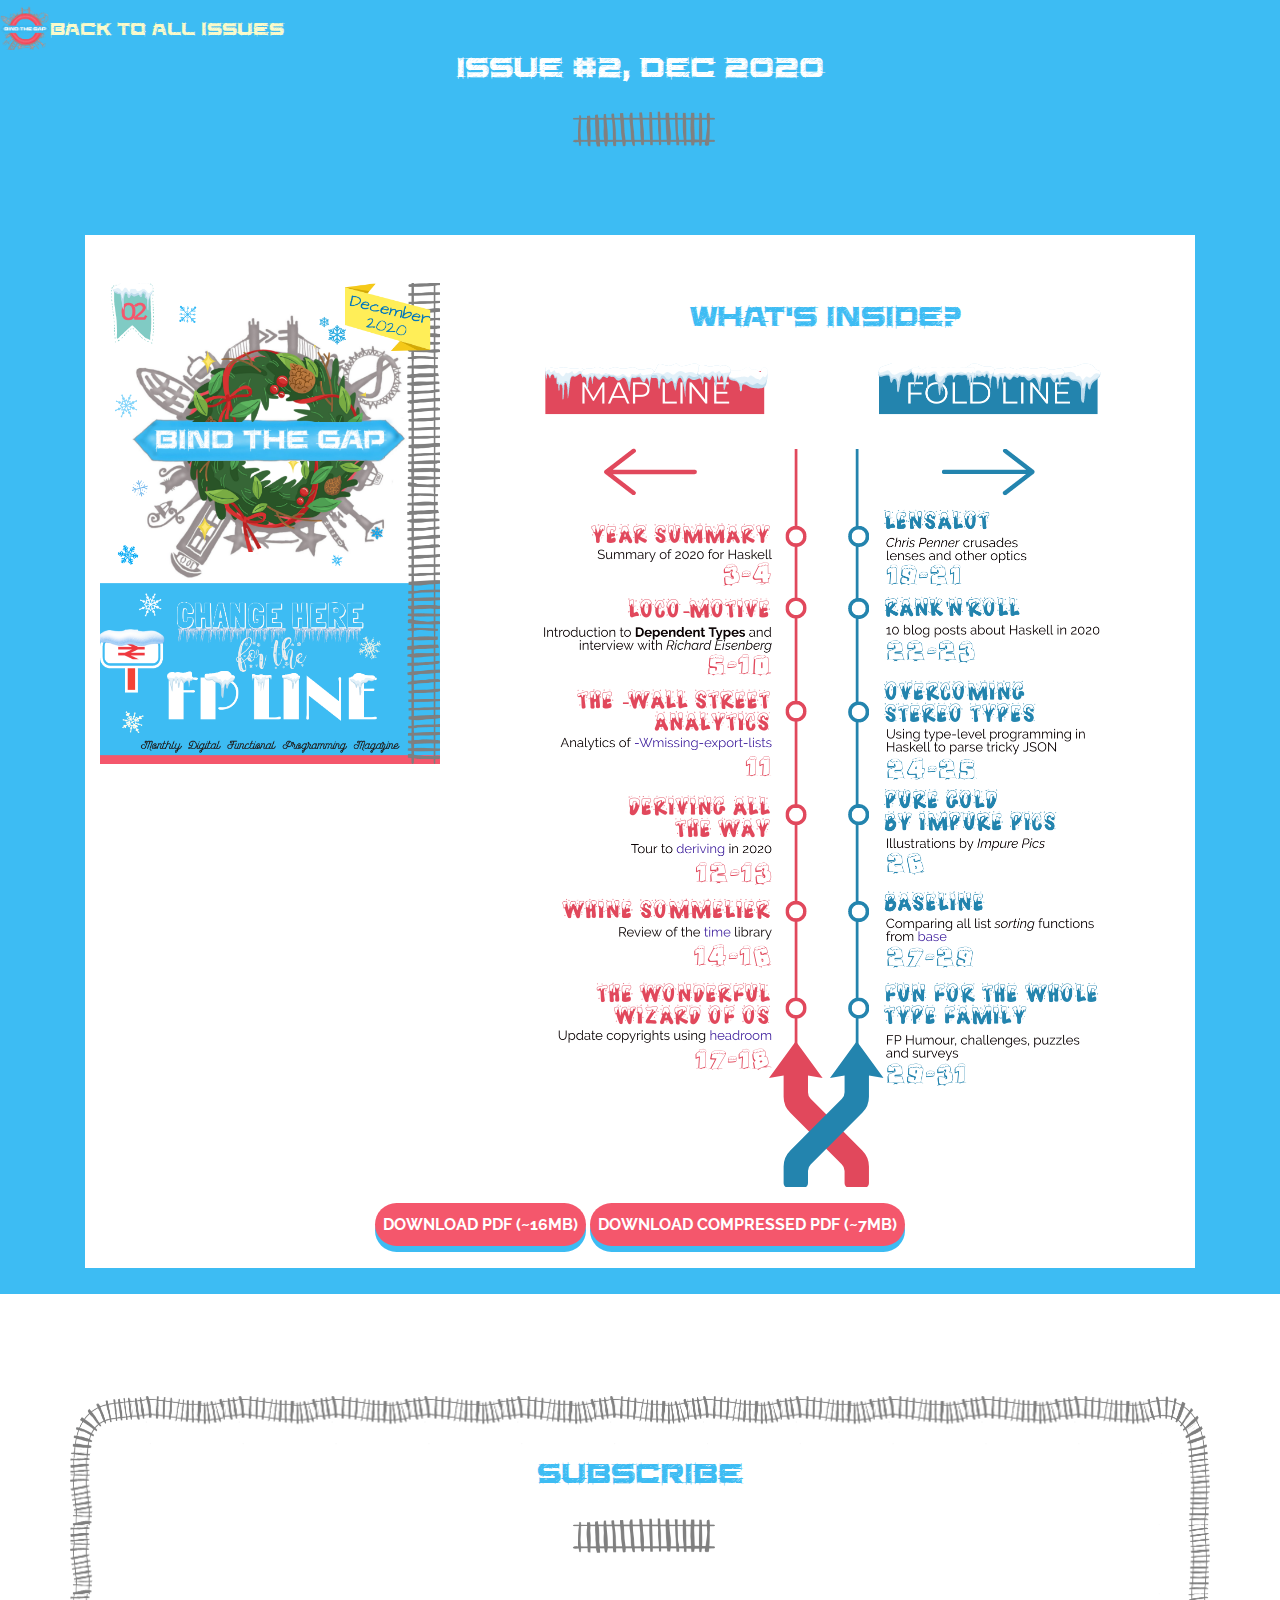
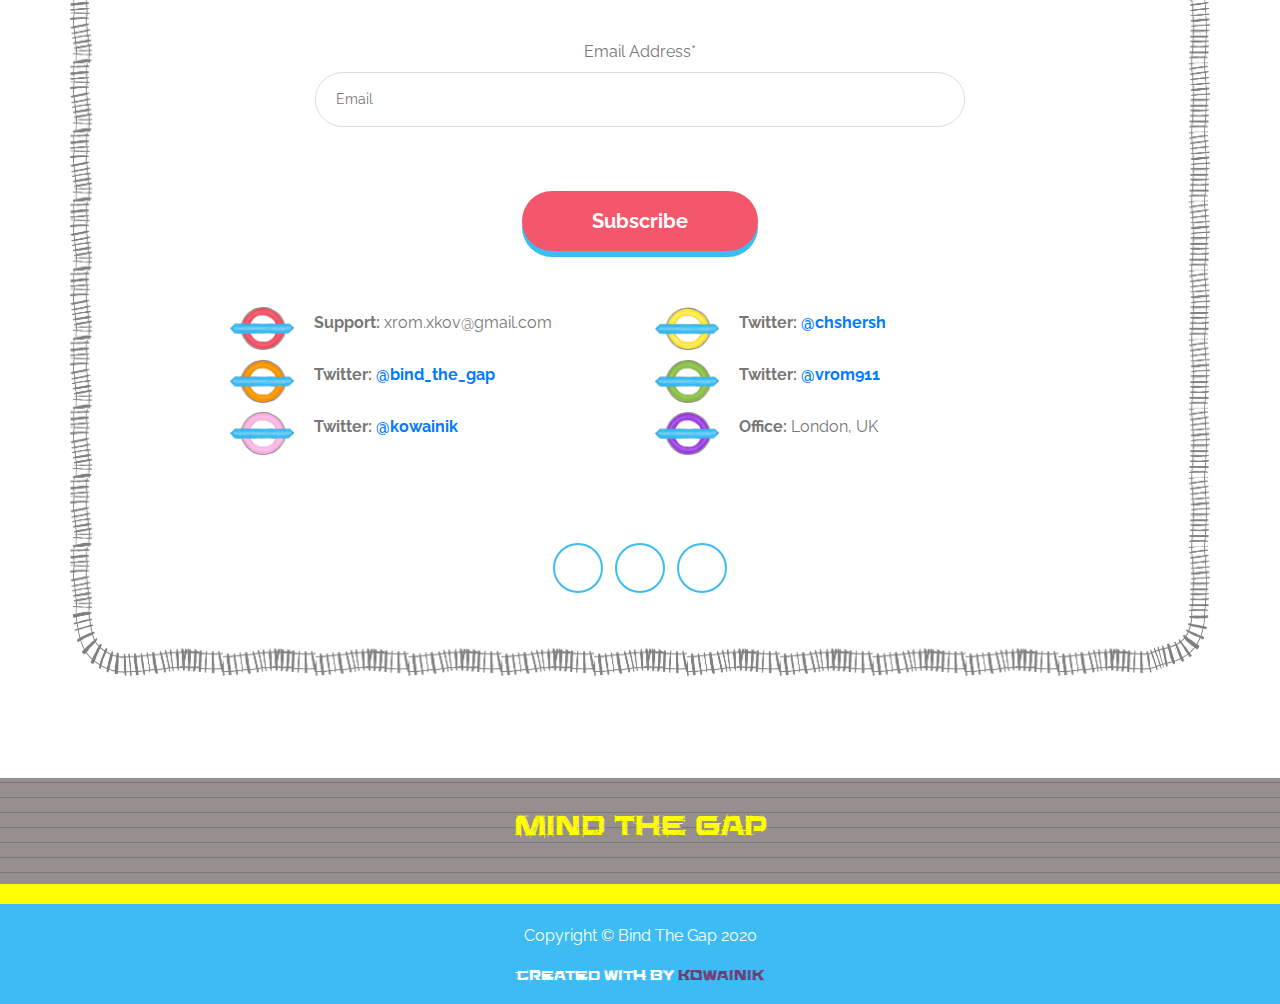
<file: issues/02dec2020.html>
<!DOCTYPE html>
<html lang="en">
<head>
  <!-- Required meta tags -->
  <meta charset="utf-8">
  <meta name="viewport" content="width=device-width, initial-scale=1, shrink-to-fit=no">
  <title>Issue 2 Dec2020: Bind The Gap</title>
  <meta http-equiv="X-UA-Compatible" content="IE=edge">
    <meta name="description" content="">
    <meta name="keywords" content="Haskell, Functional progarmming, FP, Tech, Digital Magazine, Tech news, newsletter">
    <meta name="author" content="Kowainik"/>
    <meta property="og:type" content="website" />
    <meta property="og:site_name" content="Bind The Gap" />
    <meta property="og:title" content="Issues: Bind The Gap" />
    <meta property="og:description" content="Monthly Digital Magazine about Functional Programming" />
    <meta property="og:url" content="https://bindthegap.news" />
    <meta property="og:image" content="../assets/images/bindthegap-logo.png" />
    <meta name="twitter:card" content="summary" />
    <meta name="twitter:title" content="Bind The Gap"" />
    <meta name="twitter:description" content="Monthly Digital Magazine about Functional Programming" />
    <meta name="twitter:image:src" content="https://bindthegap.news/assets/images/bindthegap-logo.png" />
    <meta name="twitter:url" content="https://bindthegap.news" />

  <!-- Favicon -->
  <link rel="apple-touch-icon" sizes="180x180" href="../apple-touch-icon.png">
  <link rel="icon" type="image/png" sizes="32x32" href="../favicon-32x32.png">
  <link rel="icon" type="image/png" sizes="16x16" href="../favicon-16x16.png">
  <link rel="manifest" href="../site.webmanifest">
  <link rel="mask-icon" href="../safari-pinned-tab.svg" color="#5bbad5">
  <meta name="msapplication-TileColor" content="#da532c">
  <meta name="theme-color" content="#ffffff">

  <!-- Bootstrap CSS -->
  <link rel="stylesheet" href="https://maxcdn.bootstrapcdn.com/bootstrap/4.0.0/css/bootstrap.min.css" integrity="sha384-Gn5384xqQ1aoWXA+058RXPxPg6fy4IWvTNh0E263XmFcJlSAwiGgFAW/dAiS6JXm" crossorigin="anonymous">
  <!-- Fonts -->
  <link href="https://fonts.googleapis.com/css?family=Raleway" rel="stylesheet">
  <link href="https://fonts.googleapis.com/css?family=Parisienne" rel="stylesheet">
  <link rel="stylesheet" href="../assets/css/owl.theme.default.min.css">
  <link rel="stylesheet" href="../assets/css/owl.carousel.min.css">
  <link rel="stylesheet" href="../assets/css/style.css">
  <link rel="stylesheet" href="../assets/css/book.css">
  <link rel="stylesheet" href="https://use.fontawesome.com/releases/v5.8.1/css/all.css" integrity="sha384-50oBUHEmvpQ+1lW4y57PTFmhCaXp0ML5d60M1M7uH2+nqUivzIebhndOJK28anvf" crossorigin="anonymous">
</head>
<body>
    <header>
        <nav class="row navbar navbar-default">
            <a class="navbar-brand" href="../issues.html"><img src="../assets/images/bindthegap-logo-removebg.png" alt="Bind The Gap Logo" class="img-fluid logo" />Back to all issues</a>
        </nav>
    </header>
    <main>
<section class="section dark-bg pt-0" id="all">
  <div class="container">
    <div class="row">
      <div class="col-lg-8 col-md-8 col-sm-12 mx-auto text-center">
          <h2 class="section__heading">Issue #2, Dec 2020</h2>
        <span class="sock"> <img src="../assets/images/rails.png" class="img-fluid" alt="rails image"></span>
      </div>
    </div>
    <div class="row text-center mx-auto">
        <div class="col-lg-12 col-md-12 col-sm-12 mt-5 mx-auto light-bg">
            <div class="row" >

            <div class="col-lg-4 col-md-4 col-sm-12 mt-5">
                <img class="img-fluid" alt="Bind The Gap Issue #2" src="../assets/images/covers/02Dec2020.png" />
            </div>
            <div class="col-lg-8 col-md-8 col-sm-12 mt-5">
            <div class="mt-3">
                <h2>What's inside?</h2>
                <img class="img-fluid" alt="Bind The Gap Issue #2" src="../assets/images/tocs/02Dec2020.png" />

            </div>
            </div>
            </div>
            <div class="row justify-content-center align-items-center mt-3">
                     <div class="issue col-12 flex-column">
                        <a href="BindTheGap-02Dec2020.pdf" target="_blank" class="button text-uppercase disabled">Download PDF (~16MB)</a>
                        <a href="BindTheGap-02Dec2020-compressed.pdf" target="_blank" class="button text-uppercase disabled">Download compressed PDF (~7MB)</a>
                     </div>
            </div>
        </div>
    </div>
  </div>
</section>
<!-- Contact us -->
<section class="section contact-us" id="subscribe">
  <div class="container border-rails">
    <div class="row">
      <div class="col-lg-8 col-md-4 col-sm-12 mx-auto text-center">
        <h2 class="section__heading">Subscribe</h2>
        <span class="sock"> <img src="../assets/images/rails.png" class="img-fluid" alt="rail image"></span>
      </div>
    </div>
    <div class="row justify-content-center">
      <!-- Begin Mailchimp Signup Form -->
      <div  id="mc_embed_signup" class="col-lg-8 col-md-6 col-sm-12 mt-5 text-center">
    <form action="https://news.us2.list-manage.com/subscribe/post?u=af5d0411175f11e83618abf5e&amp;id=b04a7ed805" method="post" id="mc-embedded-subscribe-form" name="mc-embedded-subscribe-form" class="validate" target="_blank"  role="form" novalidate>
    <div id="mc_embed_signup_scroll">
       <div class="mc-field-group form-group">
         <label for="mce-EMAIL">Email Address<span class="asterisk">*</span></label>
         <input type="email" value="" name="EMAIL" placeholder="Email" class="form-control required email" id="mce-EMAIL">
       </div>
       <div class="mc-field-group group-checkbox input-group" style="display:none;">
           <ul>
               <li><input type="checkbox" value="1" name="group[83780][1]" class="form-check-input" id="mce-group[83780]-83780-0" checked></li>
               <li><input type="checkbox" value="2" name="group[83780][2]" class="form-check-input" id="mce-group[83780]-83780-1"></li>
           </ul>
       </div>

  <div id="mce-responses" class="clear">
    <div class="response" id="mce-error-response" style="display:none"></div>
    <div class="response" id="mce-success-response" style="display:none"></div>
  </div>    <!-- real people should not fill this in and expect good things - do not remove this or risk form bot signups-->
    <div style="position: absolute; left: -5000px;" aria-hidden="true"><input type="text" name="b_af5d0411175f11e83618abf5e_b04a7ed805" tabindex="-1" value=""></div>
    <div class="clear"><input type="submit" value="Subscribe" name="subscribe" id="mc-embedded-subscribe" class="button mt-5"></div>
    </div>
</form>
</div>
<!--End mc_embed_signup-->

    </div>
    <div class="row justify-content-center">
      <div class="col-lg-5 col-md-6 col-sm-12 mt-5">
        <div class="contact-us__column clearfix mt-2">
          <figure class="float-left m-0">
            <img src="../assets/images/station-red.png" alt="image" class="img-fluid">
          </figure>
          <ul class="list-unstyled float-right">
            <li>Support: <span class="contact-us__address-text">xrom.xkov@gmail.com</span></li>
          </ul>
        </div>
        <div class="contact-us__column clearfix mt-2">
            <figure class="float-left m-0">
                <img src="../assets/images/station-orange.png" alt="image" class="img-fluid">
            </figure>
            <ul class="list-unstyled float-right">
                <li>Twitter: <a href="https://twitter.com/bind_the_gap" target=_blank>@bind_the_gap</a></li>
            </ul>
        </div>
        <div class="contact-us__column clearfix mt-2">
            <figure class="float-left m-0">
                <img src="../assets/images/station-pink.png" alt="image" class="img-fluid">
            </figure>
            <ul class="list-unstyled float-right">
                <li>Twitter: <a href="https://twitter.com/kowainik" target=_blank>@kowainik</a></li>
            </ul>
        </div>
      </div>
      <div class="col-lg-5 col-md-6 col-sm-12 mt-5">
        <div class="contact-us__column clearfix mt-2">
            <figure class="float-left m-0">
                <img src="../assets/images/station-yellow.png" alt="image" class="img-fluid">
            </figure>
            <ul class="list-unstyled float-right">
                <li>Twitter: <a href="https://twitter.com/chshersh" target=_blank>@chshersh</a></li>
            </ul>
        </div>
        <div class="contact-us__column clearfix mt-2">
            <figure class="float-left m-0">
                <img src="../assets/images/station-green.png" alt="image" class="img-fluid">
            </figure>
            <ul class="list-unstyled float-right">
                <li>Twitter: <a href="https://twitter.com/vrom911" target=_blank>@vrom911</a></li>
            </ul>
        </div>
        <div class="contact-us__column clearfix mt-2">
          <figure class="float-left">
            <img src="../assets/images/station-purple.png" alt="image" class="img-fluid">
          </figure>
          <ul class="list-unstyled float-right">
            <li>Office: <span class="contact-us__address-text">London, UK</span></li>
          </ul>
        </div>
      </div>
    </div>
    <div class="row justify-content-center">
      <div class="col-lg-5 col-md-6 col-sm-12">
      <div class="col-12 mt-5 pt-4">
        <ul class="list-unstyled contact-us__social-list text-center">
          <li class="list-inline-item"><a href="https://twitter.com/bind_the_gap"><i class="fab fa-twitter"></i></a></li>
          <li class="list-inline-item"><a href="https://github.com/bindthegap"><i class="fab fa-github"></i></a></li>
          <li class="list-inline-item"><a href="https://ko-fi.com/kowainik" alt="Buy us wine"><i class="fas fa-wine-glass"></i></a></li>
        </ul>
      </div>
    </div>
  </div>
</section>

<!-- Footer -->
<section class="mind-the-gap" id="mind-the-gap">
    <div class="container">
        <div class="row mind">
            <div class="col-lg-8 col-md-8 col-sm-12 mx-auto text-center">
                <h2> Mind the Gap</h2>
            </div>
        </div>
    </div>
    <div class="yellow-bg"> </div>
</section>

<footer class="footer" id="footer">
  <div class="container">
    <div class="row">
      <div class="col-lg-8 col-md-8 col-sm-12 mx-auto text-center">
          <p>Copyright &copy; Bind The Gap 2020</p>
          <p class="beautiful-font">Created with <i class="fas fa-heart"> </i> by <a href="https://kowainik.github.io">Kowainik</a></p>
      </div>
    </div>

  </div>
</footer>
    </main>
</body>

<script src="https://code.jquery.com/jquery-3.3.1.min.js" integrity="sha256-FgpCb/KJQlLNfOu91ta32o/NMZxltwRo8QtmkMRdAu8=" crossorigin="anonymous"> </script>
</html>
</file>
<file: assets/css/book.css>
.book-container {
  display: flex;
  align-items: center;
  justify-content: center;
  perspective: 600px;
}

@keyframes initAnimation {
  0% {
    transform: rotateY(0deg);
  }
  100% {
    transform: rotateY(-35deg);
  }
}

.book {
  width: 300px;
  height: 300px;
  position: relative;
  transform-style: preserve-3d;
  transform: rotateY(-35deg);
  transition: 1s ease;
  animation: 1s ease 0s 1 initAnimation;
}

.book:hover {
  transform: rotateY(0deg);
}

.book > :first-child {
  position: absolute;
  top: 0;
  left: 0;
  background-color: red;
  width: 300px;
  height: 300px;
  transform: translateZ(12.5px);
  background-color: #3dbcf3;
  border-radius: 0 1px 1px 0;
  box-shadow: 5px 5px 20px #666;
}

.book::before {
  position: absolute;
  content: ' ';
  background-color: blue;
  left: 0;
  top: 4px;
  width: 23px;
  height: 292px;
  transform: translateX(283.5px) rotateY(90deg);
  background: linear-gradient(90deg,
    #fff 0%,
    #f9f9f9 5%,
    #fff 10%,
    #f9f9f9 15%,
    #fff 20%,
    #f9f9f9 25%,
    #fff 30%,
    #f9f9f9 35%,
    #fff 40%,
    #f9f9f9 45%,
    #fff 50%,
    #f9f9f9 55%,
    #fff 60%,
    #f9f9f9 65%,
    #fff 70%,
    #f9f9f9 75%,
    #fff 80%,
    #f9f9f9 85%,
    #fff 90%,
    #f9f9f9 95%,
    #fff 100%
    );
}

.book::after {
  position: absolute;
  top: 0;
  left: 0;
  content: ' ';
  width: 300px;
  height: 300px;
  transform: translateZ(-12.5px);
  background-color: #3dbcf3;
  border-radius: 0 1px 1px 0;
  box-shadow: -10px 0 50px 10px #666;
}
</file>
<file: assets/css/style.css>
@font-face {
    font-family: SaucerBB;
    src: url(../fonts/SaucerBB.ttf);
}
/*lazy general reset*/
* {padding: 0; margin: 0;}
body {
  font-family: 'Raleway', sans-serif;
  background-color: #eeeeee;
  color: #777777;
}
header, main, nav, #home {width: 100%;max-width: 100%;}

.logo {height: 50px; width:auto;}
.navbar {border-style: none !important;
  width: 100%;
  height: 50px;
  padding:0;margin:0;
  background-color: #3dbcf3;
  font-family: 'SaucerBB';
}
.navbar-brand {color: #fff;}
.navbar-brand:hover {color: #fafaca;}
.nav-parent{
    width: 100%; height: 100%; padding: 0 !important;
    position: relative;
    /*border-left: 1px solid grey;*/
}

.nav-link {width: 100%; height:100%; padding:0; text-align: center;
           text-decoration:none;
           color: #3dbcf3;
           font-size: 2rem;
          }
.nav-link:hover {color:#3dbcf3;background-color: #fafaca;}

section p {font-size: 1.5rem;}
h2, .beautiful-font {
    font-family: 'SaucerBB';
}

a:focus {text-decoration: none;}

.sock {
  width: 150px;
  display: block;
  margin: 0 auto;
  margin-bottom: 2%;
}
.bg-banner {
    background-image: url('../images/station-bg.png');
    background-repeat: repeat;
}
.border-rails {
    border: 60px solid transparent;
    border-image: url('../images/rails-border.png') 30 round;
    border-image-width: 60px;
    border-image-slice: 30% 30%;
}
.owl-prev, .owl-next {
    -webkit-transform: translateY(-50%);
    -moz-transform: translateY(-50%);
    -ms-transform: translateY(-50%);
    -o-transform: translateY(-50%);
    transform: translateY(-50%);
    -webkit-transition: 0.3s linear all;
    -moz-transition: 0.3s linear all;
    -ms-transition: 0.3s linear all;
    -o-transition: 0.3s linear all;
    transition: 0.3s linear all;
    background-color: #f4576c;
    border-radius: 50%;
    color: #ffffff;
    cursor: pointer;
    display: inline-block;
    font-size: 50px;
    height: 60px;
    left: 0;
    line-height: 60px;
    opacity: 0.77;
    position: absolute;
    text-align: center;
    top: 50%;
    width: 60px;
}

.owl-prev:hover, .owl-next:hover {
    -webkit-transition: 0.3s linear all;
    -moz-transition: 0.3s linear all;
    -ms-transition: 0.3s linear all;
    -o-transition: 0.3s linear all;
    transition: 0.3s linear all;
    opacity: 1;
}

.owl-next {
    left: auto;
    right: 0;
}

.button {
    background-color: #f4576c;
  border-radius: 50px;
  border: none;
  -webkit-box-shadow: 0px 6px 0px 0px #3dbcf3;
  -moz-box-shadow:    0px 6px 0px 0px #3dbcf3;
  -ms-box-shadow:     0px 6px 0px 0px #3dbcf3;
  -o-box-shadow:      0px 6px 0px 0px #3dbcf3;
  box-shadow:         0px 6px 0px 0px #3dbcf3;
  color: #ffffff;
  cursor: pointer;
  display: inline-block;
  font-size: 20px;
  font-weight: bold;
  line-height: 1.7;
  padding: 13px 70px;
  -webkit-transition: 0.3s linear all;
  -moz-transition: 0.3s linear all;
  -ms-transition: 0.3s linear all;
  -o-transition: 0.3s linear all;
  transition: 0.3s linear all;

}
.button:hover, .button:focus {
    background-color: #3dbcf3;
  outline: 0;
  text-decoration: none;
  -webkit-box-shadow: 0px 6px 0px 0px #f4576c;
  -moz-box-shadow:    0px 6px 0px 0px #f4576c;
  -ms-box-shadow:     0px 6px 0px 0px #f4576c;
  -o-box-shadow:      0px 6px 0px 0px #f4576c;
  box-shadow:         0px 6px 0px 0px #f4576c;
  color: #ffffff;
}
.button:focus {
    -webkit-box-shadow: 0px 2px 0px 0px #3dbcf3;
    -moz-box-shadow:    0px 2px 0px 0px #3dbcf3;
    -ms-box-shadow:     0px 2px 0px 0px #3dbcf3;
    -o-box-shadow:      0px 2px 0px 0px #3dbcf3;
    box-shadow:         0px 2px 0px 0px #3dbcf3;
}

.white-border {border: 4px solid #ffffff; border-radius:5%;}
.giant {font-size:7em}
.section {
  padding: 8% 0;
}
.section__heading {
    color: #3dbcf3;
  font-size: 2rem;
  margin-bottom: 0;
}

.section-text {
    color: white;
    font-size: 1.5rem;
    border-radius: 5%;
    padding: 1% 2%; margin: 2% 0;
}
.section-text p {
    padding: 2%;
}

.top-banner {
    background-color: #ffffff;
  background-repeat: no-repeat;
  background-size: 100%;
  color: #3dbcf3;
  max-width: 100%;
  padding: 8% 0 10% 0;
  position: relative;
  z-index: 1;
}
.top-banner img { max-width: 300px;}
.top-banner h2 {
  font-size: 3rem;
  line-height: 3rem;
  margin: 0;
}
.top-banner h1 {
  font-size: 7rem;
  font-weight: bold;
  line-height: 2em;
  margin: 0;
}
.top-banner p {
  font-size: 1.5rem;
  margin: 0;
  line-height: 1.2em;
  font-weight: 500;
}
.about, #authors {
  background-size: 100%;
  background-repeat: repeat;
  padding-bottom: 0;}
.about__column {
    width:100%;
    border-radius: 1%;
  -webkit-box-shadow: 2px 4px 27px rgba(244, 87, 108, 0.2);
  -moz-box-shadow:    2px 4px 27px rgba(244, 87, 108, 0.2);
  -ms-box-shadow:     2px 4px 27px rgba(244, 87, 108, 0.2);
  -o-box-shadow:      2px 4px 27px rgba(244, 87, 108, 0.2);
  box-shadow:         2px 4px 27px rgba(244, 87, 108, 0.2);
  padding: 40px 0;
  background-color: #ffffff;
}
.about__column h3 {
  font-size: 3rem;
  color: #3dbcf3;
  margin: 2% 0 0 0;
}
.about__column p {
  font-size: 1.7rem;
  color: #3dbcf3;
  margin: 2% 0;
}

.dark-bg {
  background-size: 100%;
  background-repeat: repeat;
  background-color: #3dbcf3;
  color: #ffffff;
  padding-bottom: 2%;
  position: relative;
  z-index: 1;
}
.dark-bg .section__heading{color: #ffffff;}
.light-bg {
    background-size: 100%;
    background-repeat: repeat;
    background-color: #fff;
    color: #3dbcf3;
    padding-bottom: 2%;
    position: relative;
    z-index: 1;
}

.section-general figure {
  overflow: hidden;
  position: relative;
}
.section-general figure:hover .section-general__content {
  bottom: 0;
  opacity: 1;
  -webkit-transition: 0.3s linear all;
  -moz-transition: 0.3s linear all;
  -ms-transition: 0.3s linear all;
  -o-transition: 0.3s linear all;
  transition: 0.3s linear all;
  visibility: visible;
}
.section-general figure img {
  width: auto !important;
  margin: 0 auto;
  display: block;
}
.section-general__content {
  background-color: #fff;
  bottom: -200px;
  color: #000;
  left: 0;
  opacity: 0;
  padding: 20px 10px;
  position: absolute;
  right: 0;
  -webkit-transition: 0.3s linear all;
  -moz-transition: 0.3s linear all;
  -ms-transition: 0.3s linear all;
  -o-transition: 0.3s linear all;
  transition: 0.3s linear all;
  visibility: hidden;
}
.section-general__content h3 {
  font-size: 22px;
  font-weight: bold;
  line-height: 22px;
  margin: 0;
  text-transform: capitalize;
}
.section-general__content p {
    color: #1840ad;
  font-size: 30px;
  font-weight: bold;
  line-height: 30px;
  margin: 25px 0;
}
.section-general__content .button {
  font-size: 16px;
  padding: 9px 40px;
}
.issue .button {font-size:1rem; padding:0.5rem;}
.contact-us {
  background-color: #ffffff;
}
.contact-us .form-control {
  background-color: transparent;
  border: 1px solid #dddddd;
  color: #777777;
  padding: 16px 20px;
  border-radius: 40px;
  font-size: 14px;
}
.contact-us .form-control:focus {
  box-shadow: none;
}
.contact-us__address-text {
  font-weight: normal;
}
.contact-us__column ul li {
  margin-top: 4px;
  font-weight: bold;
}
.contact-us__column figure {
  width: 64px;
}
.contact-us__column ul {
  width: calc(100% - 84px);
  margin-left: 20px;
}
.contact-us ::placeholder {
  /* Chrome, Firefox, Opera, Safari 10.1+ */
  color: #777777;
  opacity: 1;
  /* Firefox */
}
.contact-us :-ms-input-placeholder {
  /* Internet Explorer 10-11 */
  color: #777777;
}
.contact-us ::-ms-input-placeholder {
  /* Microsoft Edge */
  color: #777777;
}
.contact-us__social-list li a {
  border-radius: 50%;
  border: 2px solid #3dbcf3;
  color: #3dbcf3;
  display: inline-block;
  font-size: 20px;
  height: 50px;
  line-height: 50px;
  -webkit-transition: 0.3s linear all;
  -moz-transition: 0.3s linear all;
  -ms-transition: 0.3s linear all;
  -o-transition: 0.3s linear all;
  transition: 0.3s linear all;
  width: 50px;
}
.contact-us__social-list li a:hover {
    background-color: #f4576c;
    border: 2px solid #f4576c;
  color: #ffffff;
  -webkit-transition: 0.3s linear all;
  -moz-transition: 0.3s linear all;
  -ms-transition: 0.3s linear all;
  -o-transition: 0.3s linear all;
  transition: 0.3s linear all;
}

.footer {background-color: #3dbcf3; color: #ffffff;}
.mind-the-gap{
    background: linear-gradient(to bottom
        , #978e8f
        , #978e8f 25%
        , #7a7777 25%
        , #7a7777 35%
        , #978e8f 35%
        , #978e8f
        );
    background-size: 100% 15px;
    color: yellow;
    font-size: 5rem;
}
.mind-the-gap .yellow-bg {
    background-color: yellow;
    height: 20px;
    width: 100%;
    bottom:0;
}
.mind {padding:30px 0;}
.footer .row {padding-top: 20px;}
.footer a, .section-text a{
    color: #733a76;
}
.footer a:hover, .section-text a:hover{
  text-decoration: none;
  color: #ffffff;
}

.control-points-section {
  position: fixed;
  right: 10px;
  top: 50%;
  -webkit-transform: translateY(-50%);
  -moz-transform: translateY(-50%);
  -ms-transform: translateY(-50%);
  -o-transform: translateY(-50%);
  transform: translateY(-50%);
  z-index: 999;
}
.control-points-section ul li {
  position: relative;
}
.control-points-section ul li a:after {
  border-radius: 50%;
  background-image: url('../images/station-red.png');
  background-position: center;
  background-size:  25px auto;/* cover;*/
  background-repeat: no-repeat;
  content: "";
  display: inline-block;
  width: 25px;
  height: 25px;
}

.control-points-section ul li:nth-child(2) a:after {
    background-image: url('../images/station-yellow.png');
}
.control-points-section ul li:nth-child(3) a:after {
    background-image: url('../images/station-green.png');
}
.control-points-section ul li:nth-child(4) a:after {
    background-image: url('../images/station-pink.png');
}
.control-points-section ul li:nth-child(5) a:after {
    background-image: url('../images/station-purple.png');
}
.control-points-section ul li:nth-child(6) a:after {
    background-image: url('../images/station-orange.png');
}

.control-points-section ul li a:focus, .control-points-section ul li a:hover {
  outline: 0; text-decoration: none;
  background-image: none;
}
.control-points-section ul li span {
  -webkit-transition: 0.3s linear all;
  -moz-transition: 0.3s linear all;
  -ms-transition: 0.3s linear all;
  -o-transition: 0.3s linear all;
  transition: 0.3s linear all;
  background-color: #f4576c;
  border-radius: 40px;
  color: #ffffff;
  font-size: 12px;
  font-weight: bold;
  min-width: 110px;
  opacity: 0;
  padding: 2px;
  position: absolute;
  right: -120px;
  text-align: center;
  visibility: hidden;
}
.control-points-section ul li:hover span {
  -webkit-transition: 0.3s linear all;
  -moz-transition: 0.3s linear all;
  -ms-transition: 0.3s linear all;
  -o-transition: 0.3s linear all;
  transition: 0.3s linear all;
  opacity: 1;
  right: 27px;
  visibility: visible;
}

.train-all-container {
    position: absolute;
    left:0; right:0;
    width: 100%;
    margin: 30px auto;
    overflow: hidden;
    z-index: -5;
}
/*border-box stuff*/
.train-all-container {
  box-sizing: border-box;
}
.train-all-container *, .train-all-container *:before, .train-all-container *:after {
  box-sizing: inherit;
}

.train {
  width: 1510px;
  animation: move 8s -1.5s linear infinite forwards;
}

@keyframes move {
  0% {transform: translateX(1450px);}
  100% { transform: translateX(-1450px); }
}

.train-car {
  display: inline-block;
  vertical-align: top;
  height: 70px;
  width: 255px;
  border: 1px solid #71656a;
  border-top: 2px solid #978a8e;
  border-bottom: 5px solid #3dbcf3;
  background: #bfbbbc;
  border-radius: 11px;
  padding-top: 18px;
  padding-left: 18px;
}
.head-car{background: #3dbcf3;}
.head-car,
.end-car{
  width: 210px;
  border-left: 2px solid #978a8e;
  border-top-left-radius: 200px;
  padding-left: 25px;
}

.end-car {
  border-top-left-radius: 11px;
  border-top-right-radius: 200px;
  padding-left: 10px;
  padding-right: 25px;
  background: #df5a5f;
}

.windows,
.door {
  display: inline-block;
}

.windows {
  width: 80px;
  height: 50px;
}

.head-car .windows,
.end-car .windows{
  width: 130px;
}

.w-left,
.w-right,
.head-car-window,
.end-car-window{
  display: inline-block;
  width: 37px;
  height: 26px;
  border-radius: 2px;
  background: #3d392f;
/*   vertical-align: top; */
}

.head-car-window,
.end-car-window{
  width: 25px;
  border-top-left-radius: 25px;
  margin-right: 15px;
  position: relative;
}

.end-car-window {
  border-top-left-radius: inherit;
  border-top-right-radius: 25px;
  margin-left: 15px;
  margin-right: 0;
}

.head-car-window:after,
.end-car-window:after{
  content: '';
  display: block;
  width: 5px;
  height: 26px;
  background: #554b50;

  position: absolute;
  right: -12px;
}

.end-car-window:after {
  left: -12px;
}

.door {
  background: #df5a5f;
  width: 25px;
  height: 50px;
  padding: 4px 5px 0;
  vertical-align: top;
  margin: 0 5px;
}
.d-left,.d-right {margin:0;}
.d-left {right:0;}
.d-right {left:0;}

.end-car .door {
  background: #3dbcf3;
  margin: 0 6px;
}

.door:before{
  content: '';
  display: block;
  width: 15px;
  height: 20px;
  background: #53494f;
}

.train-track {
  position: relative;
  background: #918a8b;
  width: 100%;
  height: 10px;
  border-bottom: 3px solid #392e34;
}
.door-left, .door-right {
    margin:0;
    position: absolute;
    transition: all ease 0.3s;
    -moz-transition: all ease 0.3s;
    -webkit-transition: all ease 0.3s;
    -o-transition: all ease 0.3s;
    -ms-transition: all ease 0.3;
}
.door-left {left: 50%;}
.door-right{right: 50%;}
.nav-parent:hover .door-left {left: 0;}
.nav-parent:hover .door-right{right: 0;}

#escalator {
    display: block;
    width:30%;
    height:100%;
    margin:0;
    position: relative;
    left: 70%;
    top: -100%;
    bottom: -100%;
}
#escalator svg {flex: 1;}
@keyframes ascend {
    0% {transform: translate(-1px, 1px);}
    100% {transform: translate(0px, 0px);}
}
</file>
